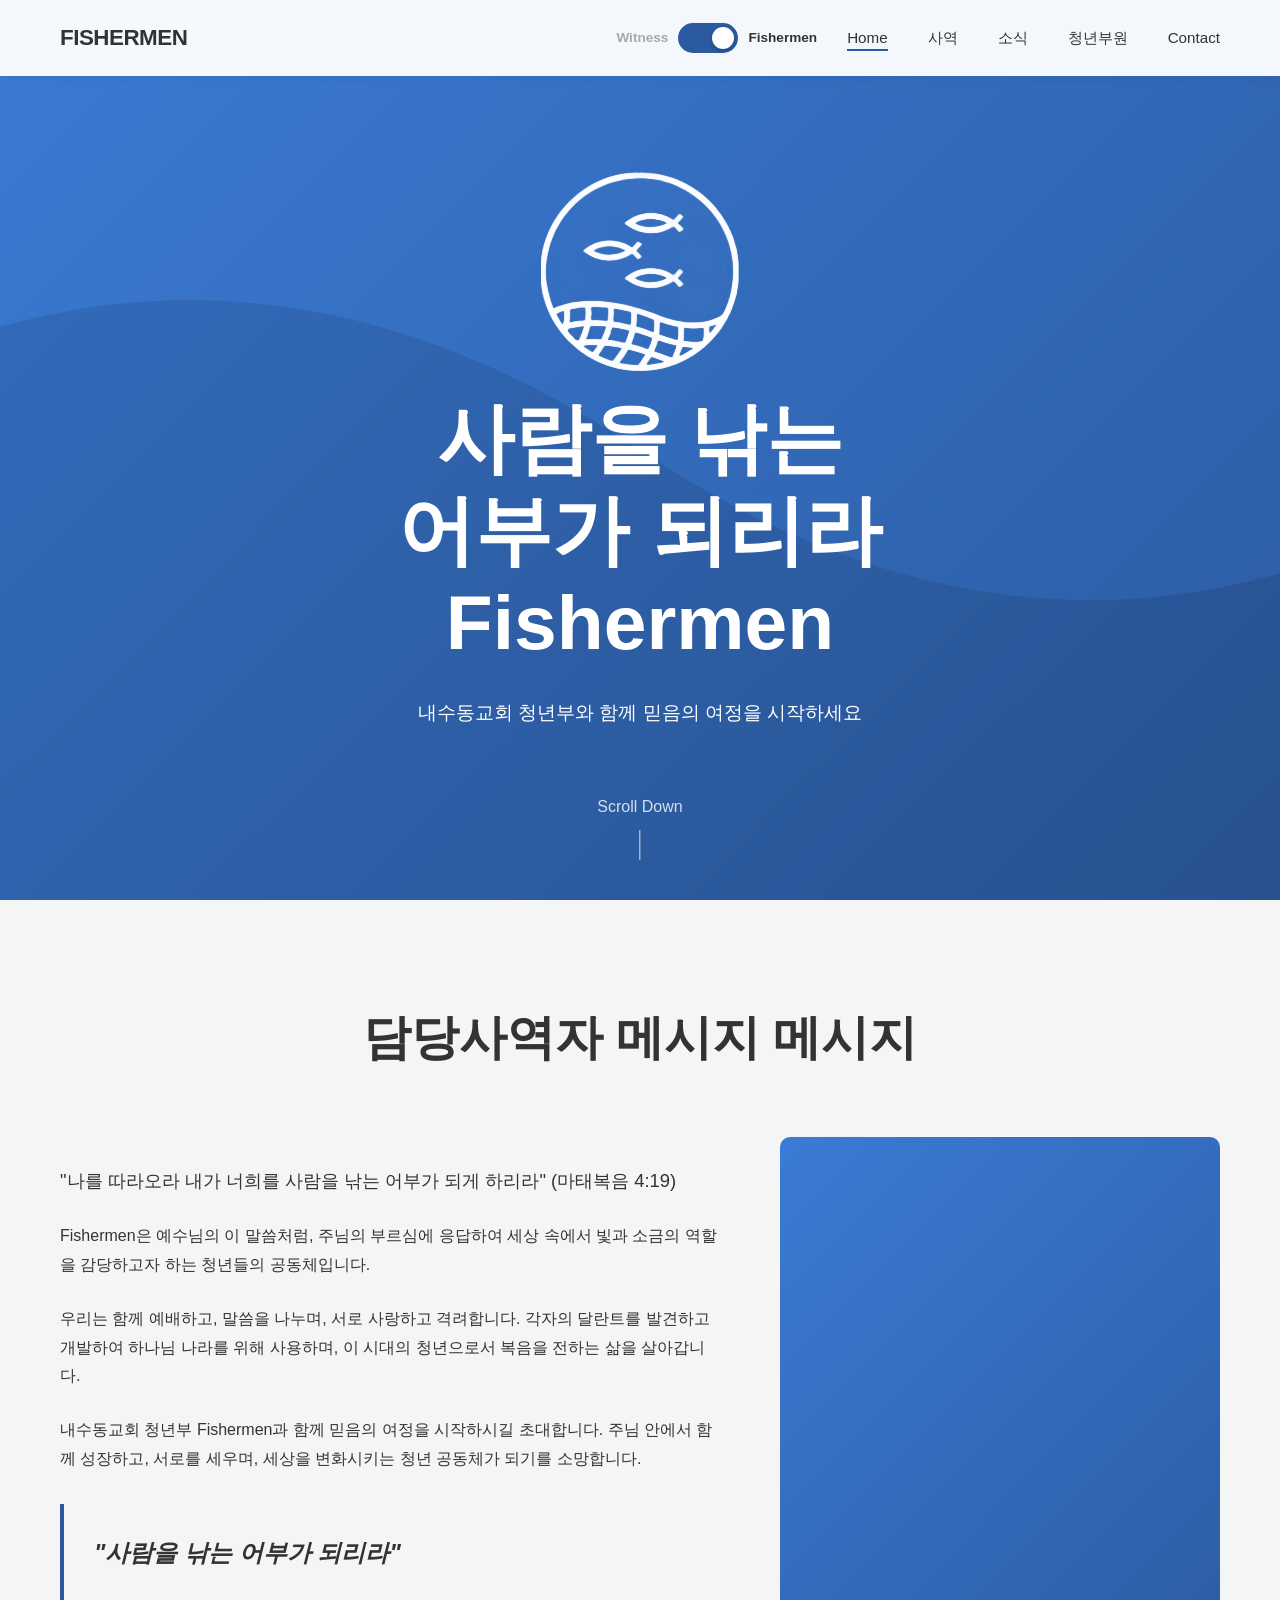
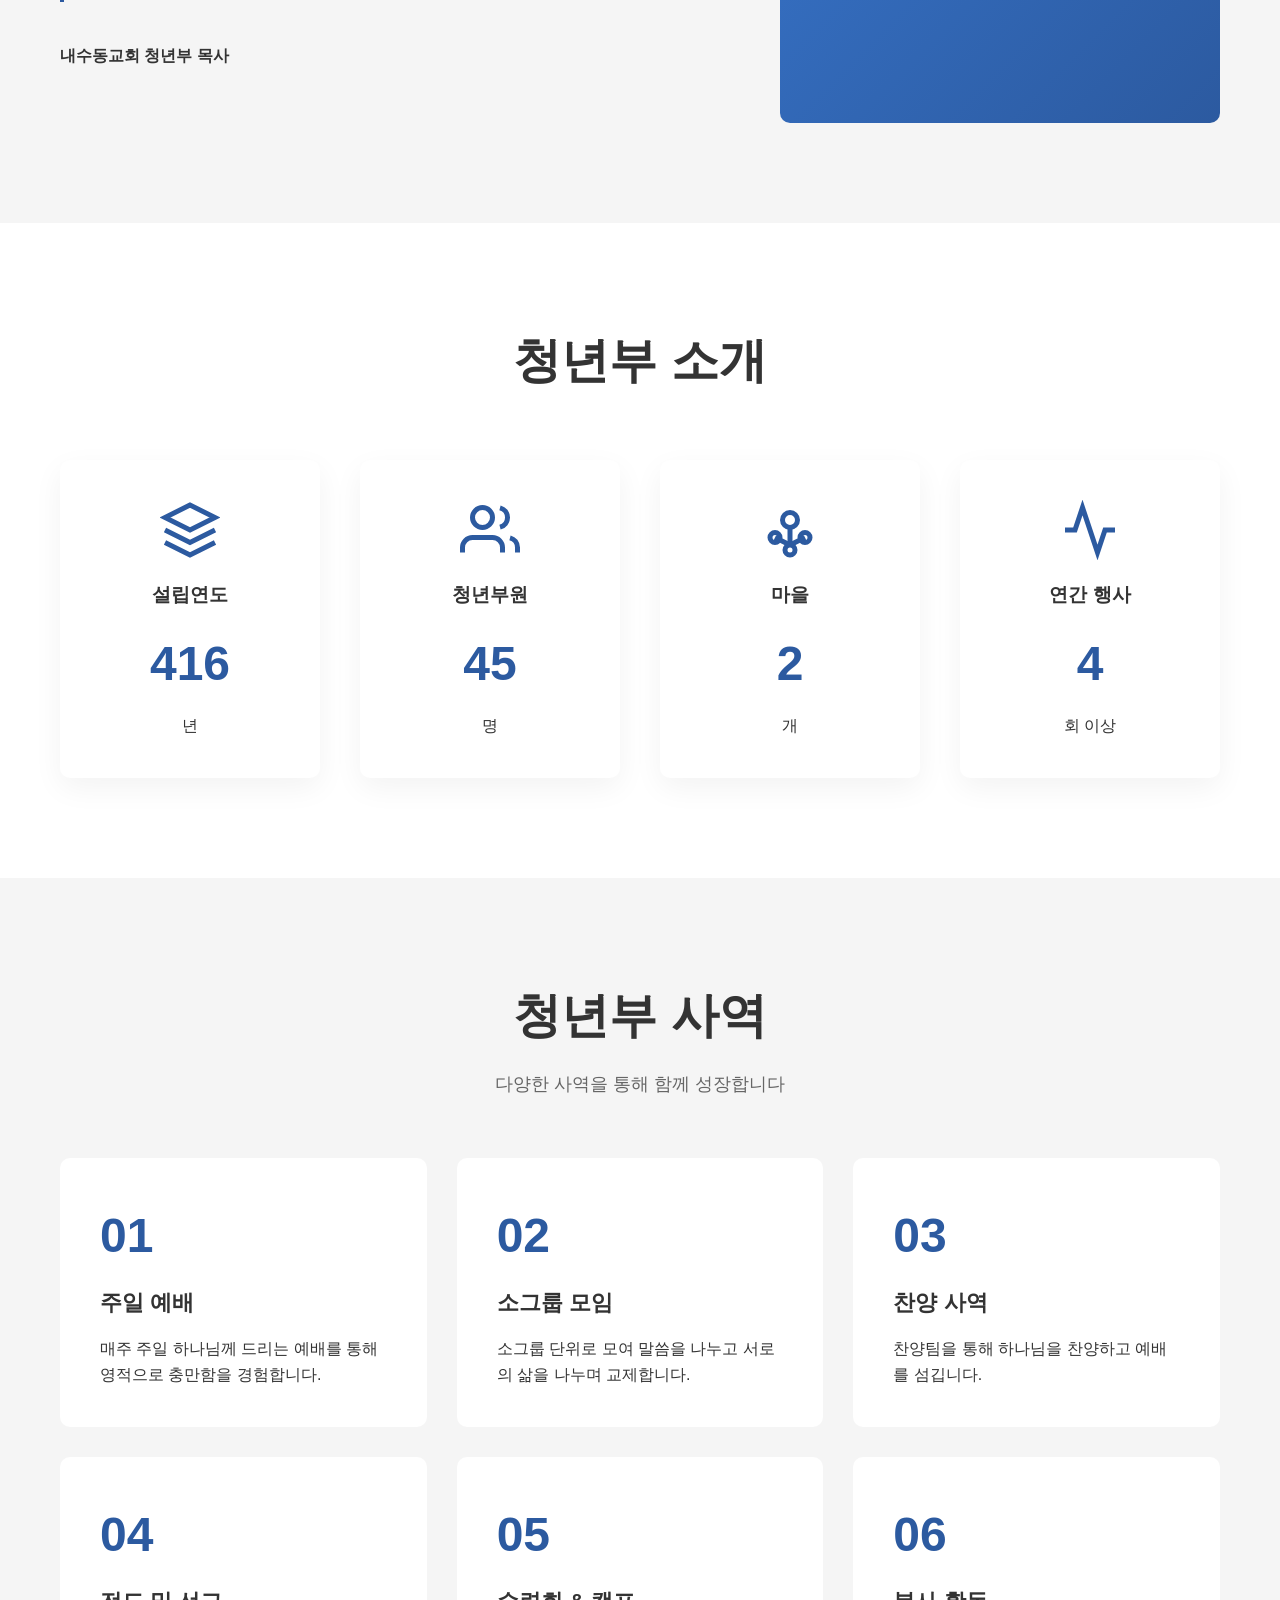
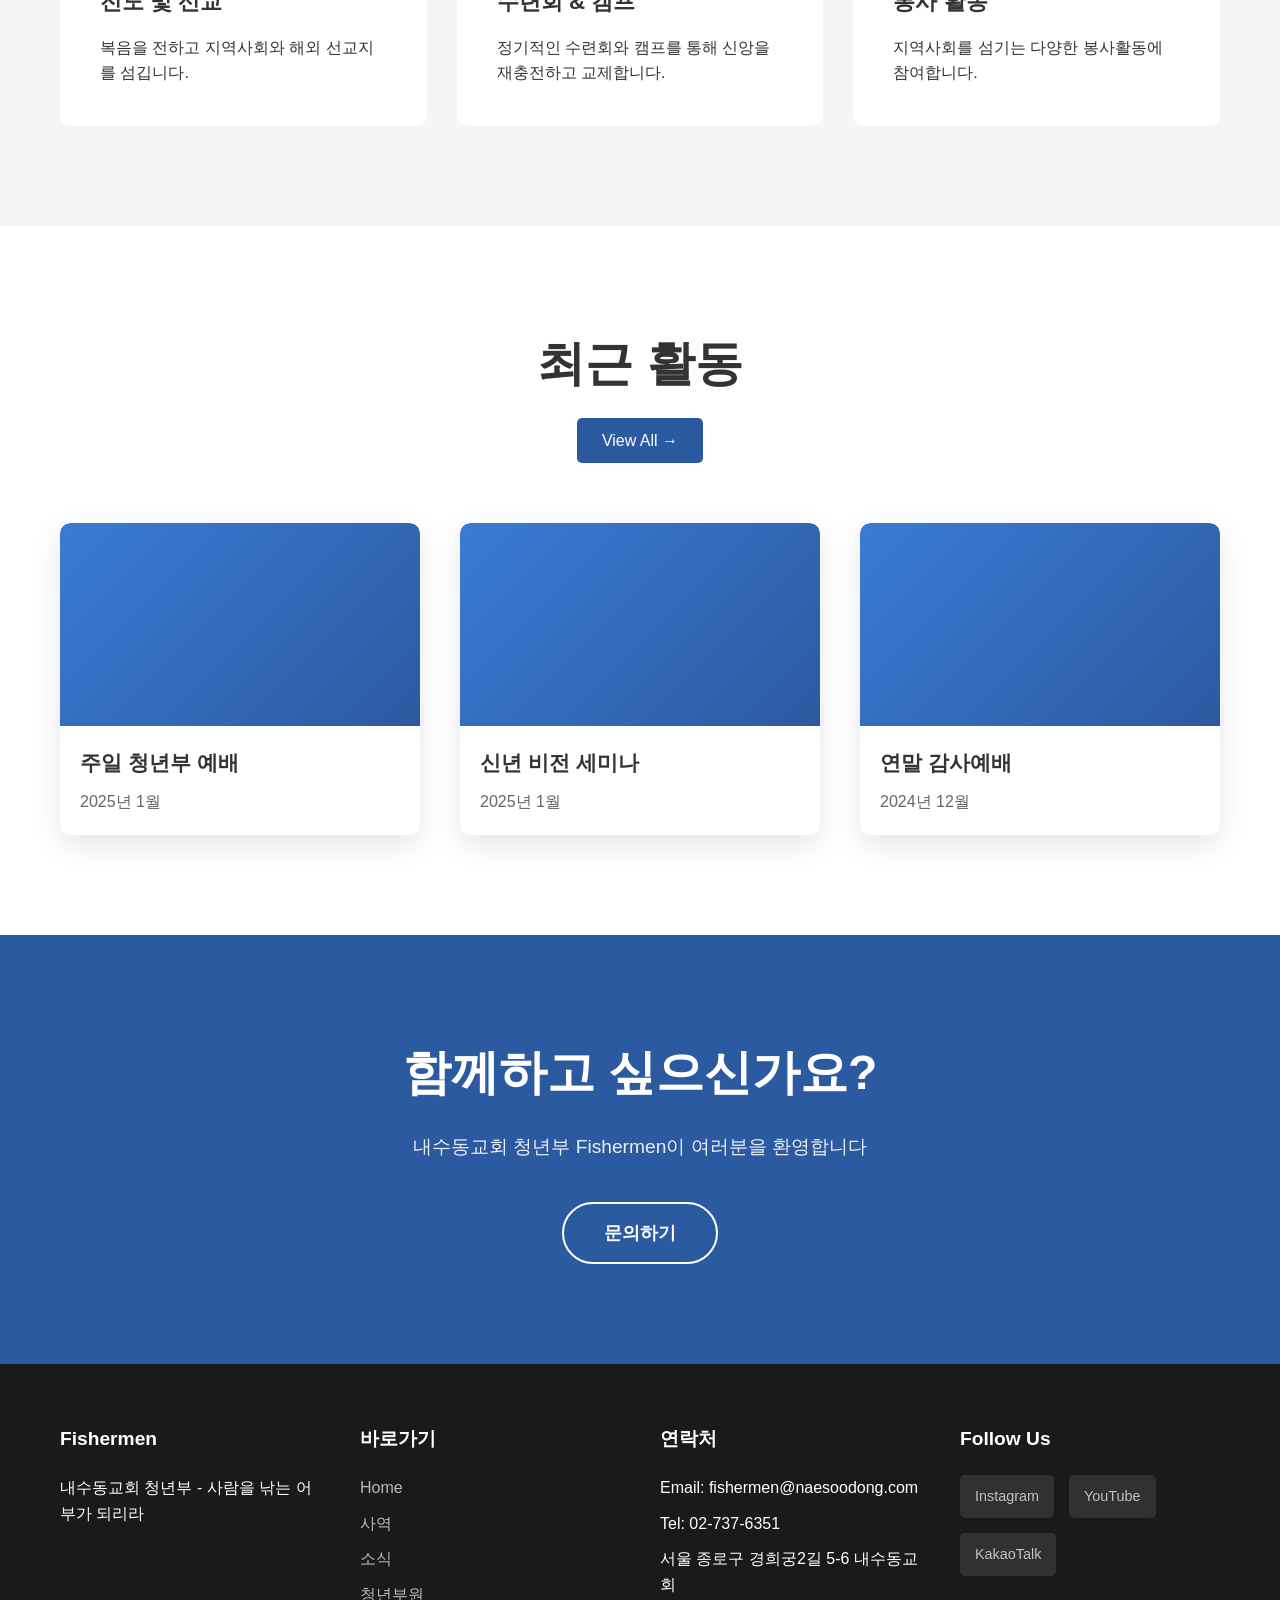
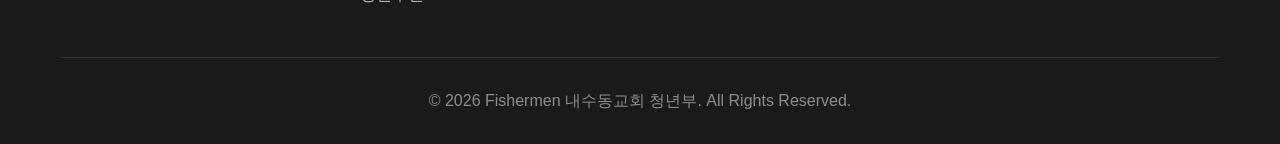
<file: index.html>
<!DOCTYPE html>
<html lang="ko">
<head>
    <meta charset="UTF-8">
    <meta name="viewport" content="width=device-width, initial-scale=1.0">
    <title>NaesooWF</title>
    <link rel="stylesheet" href="css/common.css">
    <link rel="stylesheet" href="css/home.css">
    <link rel="stylesheet" href="css/work.css">
</head>
<body>
    <!-- Navigation -->
    <nav class="navbar">
        <div class="container">
            <div class="logo">
                <a href="/" class="logo-text">FISHERMEN</a>
            </div>
            <div class="group-toggle">
                <span class="toggle-label witness-label">Witness</span>
                <div class="toggle-switch" id="groupToggle">
                    <div class="toggle-slider"></div>
                </div>
                <span class="toggle-label fishermen-label">Fishermen</span>
            </div>
            <ul class="nav-menu">
                <li><a href="/" class="active">Home</a></li>
                <li><a href="/work/">사역</a></li>
                <li><a href="/news/">소식</a></li>
                <li><a href="/people/">청년부원</a></li>
                <li><a href="#contact">Contact</a></li>
            </ul>
            <div class="hamburger">
                <span></span>
                <span></span>
                <span></span>
            </div>
        </div>
    </nav>

    <!-- Hero Section -->
    <section class="hero">
        <div class="hero-content">
            <h1 class="hero-title">
                <span class="line"><img src="./images/fishermen.png" alt="Fishermen Logo"></span>
                <span class="line">사람을 낚는</span>
                <span class="line">어부가 되리라</span>
                <span class="line">Fishermen</span>
            </h1>
            <p class="hero-subtitle">내수동교회 청년부와 함께 믿음의 여정을 시작하세요</p>
        </div>
        <div class="scroll-indicator">
            <span>Scroll Down</span>
            <div class="scroll-line"></div>
        </div>
    </section>

    <!-- CEO Message Section -->
    <section class="ceo-message">
        <div class="container">
            <div class="section-header">
                <h2>담당사역자 메시지</h2>
            </div>
            <div class="ceo-content">
                <div class="ceo-text">
                    <p class="large-text">
                        "나를 따라오라 내가 너희를 사람을 낚는 어부가 되게 하리라" (마태복음 4:19)
                    </p>
                    <p>
                        Fishermen은 예수님의 이 말씀처럼, 주님의 부르심에 응답하여
                        세상 속에서 빛과 소금의 역할을 감당하고자 하는 청년들의 공동체입니다.
                    </p>
                    <p>
                        우리는 함께 예배하고, 말씀을 나누며, 서로 사랑하고 격려합니다.
                        각자의 달란트를 발견하고 개발하여 하나님 나라를 위해 사용하며,
                        이 시대의 청년으로서 복음을 전하는 삶을 살아갑니다.
                    </p>
                    <p>
                        내수동교회 청년부 Fishermen과 함께 믿음의 여정을 시작하시길 초대합니다.
                        주님 안에서 함께 성장하고, 서로를 세우며, 세상을 변화시키는 
                        청년 공동체가 되기를 소망합니다.
                    </p>
                    <blockquote>
                        "사람을 낚는 어부가 되리라"
                    </blockquote>
                    <div class="ceo-signature">
                        <p><strong>내수동교회 청년부 목사</strong></p>
                    </div>
                </div>
                <div class="ceo-image">
                    <div class="image-placeholder"></div>
                </div>
            </div>
        </div>
    </section>

    <!-- Company Info Section -->
    <section class="company-info">
        <div class="container">
            <div class="section-header">
                <h2>청년부 소개</h2>
            </div>
            <div class="info-grid">
                <div class="info-card">
                    <div class="info-icon">
                        <svg viewBox="0 0 24 24" fill="none" stroke="currentColor" stroke-width="2">
                            <path d="M12 2L2 7l10 5 10-5-10-5z"/>
                            <path d="M2 17l10 5 10-5M2 12l10 5 10-5"/>
                        </svg>
                    </div>
                    <h3>설립연도</h3>
                    <p class="big-number" data-stat="year">1979</p>
                    <p>년</p>
                </div>
                <div class="info-card">
                    <div class="info-icon">
                        <svg viewBox="0 0 24 24" fill="none" stroke="currentColor" stroke-width="2">
                            <path d="M17 21v-2a4 4 0 0 0-4-4H5a4 4 0 0 0-4 4v2"/>
                            <circle cx="9" cy="7" r="4"/>
                            <path d="M23 21v-2a4 4 0 0 0-3-3.87M16 3.13a4 4 0 0 1 0 7.75"/>
                        </svg>
                    </div>
                    <h3 data-stat="member-title">청년부원</h3>
                    <p class="big-number" data-stat="members">213</p>
                    <p>명</p>
                </div>
                <div class="info-card">
                    <div class="info-icon">
                        <svg viewBox="0 0 24 24" fill="none" stroke="currentColor" stroke-width="2">
                            <circle cx="12" cy="8" r="3"/>
                            <circle cx="6" cy="15" r="2"/>
                            <circle cx="18" cy="15" r="2"/>
                            <circle cx="12" cy="20" r="2"/>
                            <line x1="12" y1="11" x2="12" y2="18"/>
                            <line x1="12" y1="18" x2="6" y2="15"/>
                            <line x1="12" y1="18" x2="18" y2="15"/>
                        </svg>
                    </div>
                    <h3>마을</h3>
                    <p class="big-number" data-stat="groups">8</p>
                    <p>개</p>
                </div>
                <div class="info-card">
                    <div class="info-icon">
                        <svg viewBox="0 0 24 24" fill="none" stroke="currentColor" stroke-width="2">
                            <polyline points="22 12 18 12 15 21 9 3 6 12 2 12"/>
                        </svg>
                    </div>
                    <h3>연간 행사</h3>
                    <p class="big-number" data-stat="events">17</p>
                    <p>회 이상</p>
                </div>
            </div>
        </div>
    </section>

    <!-- Business Areas Section -->
    <section class="business-areas">
        <div class="container">
            <div class="section-header">
                <h2>청년부 사역</h2>
                <p>다양한 사역을 통해 함께 성장합니다</p>
            </div>
            <div class="business-grid">
                <div class="business-card">
                    <div class="business-number">01</div>
                    <h3>주일 예배</h3>
                    <p>매주 주일 하나님께 드리는 예배를 통해 영적으로 충만함을 경험합니다.</p>
                </div>
                <div class="business-card">
                    <div class="business-number">02</div>
                    <h3>소그룹 모임</h3>
                    <p>소그룹 단위로 모여 말씀을 나누고 서로의 삶을 나누며 교제합니다.</p>
                </div>
                <div class="business-card">
                    <div class="business-number">03</div>
                    <h3>찬양 사역</h3>
                    <p>찬양팀을 통해 하나님을 찬양하고 예배를 섬깁니다.</p>
                </div>
                <div class="business-card">
                    <div class="business-number">04</div>
                    <h3>전도 및 선교</h3>
                    <p>복음을 전하고 지역사회와 해외 선교지를 섬깁니다.</p>
                </div>
                <div class="business-card">
                    <div class="business-number">05</div>
                    <h3>수련회 & 캠프</h3>
                    <p>정기적인 수련회와 캠프를 통해 신앙을 재충전하고 교제합니다.</p>
                </div>
                <div class="business-card">
                    <div class="business-number">06</div>
                    <h3>봉사 활동</h3>
                    <p>지역사회를 섬기는 다양한 봉사활동에 참여합니다.</p>
                </div>
            </div>
        </div>
    </section>

    <!-- Featured Work Section -->
    <section class="featured-work">
        <div class="container">
            <div class="section-header">
                <h2>최근 활동</h2>
                <a href="/work/" class="view-all">View All →</a>
            </div>
            <div class="work-grid" id="recentWorkGrid">
                <!-- Recent work items will be dynamically rendered by home.js -->
            </div>
        </div>
    </section>

    <!-- Contact Section -->
    <section class="contact" id="contact">
        <div class="container">
            <div class="contact-content">
                <h2>함께하고 싶으신가요?</h2>
                <p>내수동교회 청년부 Fishermen이 여러분을 환영합니다</p>
                <a href="mailto:fishermen@naesoodong.com" class="btn-primary">문의하기</a>
            </div>
        </div>
    </section>

    <!-- Footer -->
    <footer class="footer">
        <div class="container">
            <div class="footer-content">
                <div class="footer-col">
                    <h4>Fishermen</h4>
                    <p>내수동교회 청년부 - 사람을 낚는 어부가 되리라</p>
                </div>
                <div class="footer-col">
                    <h4>바로가기</h4>
                    <ul>
                        <li><a href="/">Home</a></li>
                        <li><a href="/work/">사역</a></li>
                        <li><a href="/news/">소식</a></li>
                        <li><a href="/people/">청년부원</a></li>
                    </ul>
                </div>
                <div class="footer-col">
                    <h4>연락처</h4>
                    <ul>
                        <li>Email: fishermen@naesoodong.com</li>
                        <li>Tel: 02-737-6351</li>
                        <li>서울 종로구 경희궁2길 5-6 내수동교회</li>
                    </ul>
                </div>
                <div class="footer-col">
                    <h4>Follow Us</h4>
                    <div class="social-links">
                        <a href="#">Instagram</a>
                        <a href="#">YouTube</a>
                        <a href="#">KakaoTalk</a>
                    </div>
                </div>
            </div>
            <div class="footer-bottom">
                <p>&copy; 2026 Fishermen 내수동교회 청년부. All Rights Reserved.</p>
            </div>
        </div>
    </footer>

    <!-- Project Detail Modal -->
    <div class="project-modal" id="projectModal">
        <div class="modal-content">
            <span class="close-modal">&times;</span>
            <div class="modal-header">
                <span class="modal-category" id="modalCategory">예배</span>
                <h2 class="modal-title" id="modalTitle">프로젝트 제목</h2>
                <p class="modal-date" id="modalDate">2024년 1월</p>
            </div>
            <div class="modal-body">
                <p id="modalDescription">프로젝트 설명이 여기에 표시됩니다.</p>
            </div>
        </div>
    </div>

    <!-- Common JavaScript for all pages -->
    <script src="js/common.js"></script>
    <!-- Data loader utility -->
    <script src="js/data-loader.js"></script>
    <!-- Work data for recent activities -->
    <script src="js/work.js"></script>
    <!-- Home page specific JavaScript -->
    <script src="js/home.js"></script>
</body>
</html>
</file>
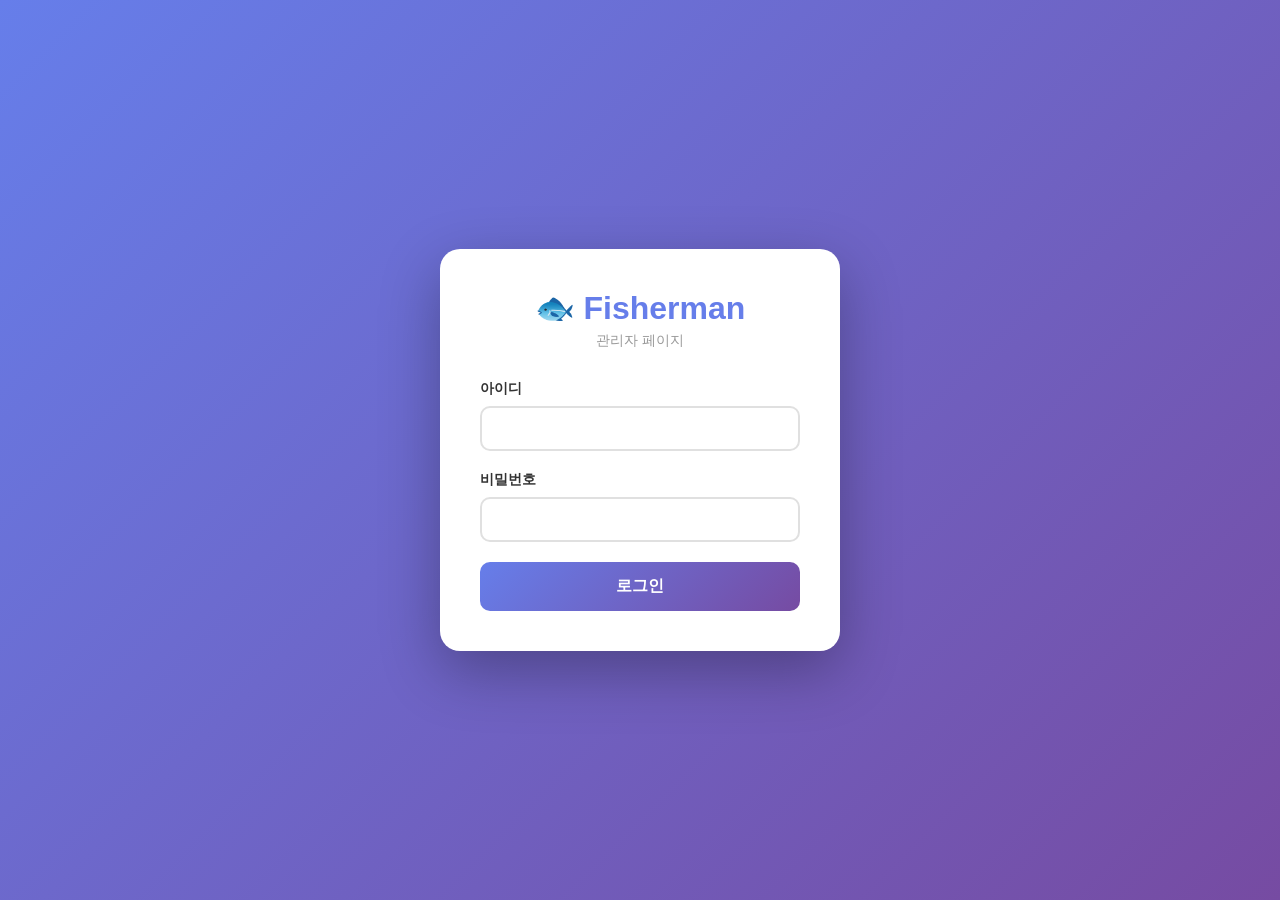
<file: admin/index.html>
<!DOCTYPE html>
<html lang="ko">
<head>
    <meta charset="UTF-8">
    <meta name="viewport" content="width=device-width, initial-scale=1.0">
    <title>관리자 로그인 - Fisherman</title>
    <style>
        * {
            margin: 0;
            padding: 0;
            box-sizing: border-box;
        }

        body {
            font-family: 'Segoe UI', Tahoma, Geneva, Verdana, sans-serif;
            background: linear-gradient(135deg, #667eea 0%, #764ba2 100%);
            min-height: 100vh;
            display: flex;
            justify-content: center;
            align-items: center;
        }

        .login-container {
            background: white;
            padding: 40px;
            border-radius: 20px;
            box-shadow: 0 20px 60px rgba(0, 0, 0, 0.3);
            width: 100%;
            max-width: 400px;
            animation: fadeIn 0.5s ease;
        }

        @keyframes fadeIn {
            from {
                opacity: 0;
                transform: translateY(-20px);
            }
            to {
                opacity: 1;
                transform: translateY(0);
            }
        }

        .logo {
            text-align: center;
            margin-bottom: 30px;
        }

        .logo h1 {
            font-size: 32px;
            color: #667eea;
            margin-bottom: 5px;
        }

        .logo p {
            color: #999;
            font-size: 14px;
        }

        .form-group {
            margin-bottom: 20px;
        }

        label {
            display: block;
            margin-bottom: 8px;
            color: #333;
            font-weight: 600;
            font-size: 14px;
        }

        input[type="text"],
        input[type="password"] {
            width: 100%;
            padding: 12px 15px;
            border: 2px solid #e0e0e0;
            border-radius: 10px;
            font-size: 15px;
            transition: all 0.3s;
        }

        input[type="text"]:focus,
        input[type="password"]:focus {
            outline: none;
            border-color: #667eea;
            box-shadow: 0 0 0 3px rgba(102, 126, 234, 0.1);
        }

        .btn-login {
            width: 100%;
            padding: 14px;
            background: linear-gradient(135deg, #667eea 0%, #764ba2 100%);
            color: white;
            border: none;
            border-radius: 10px;
            font-size: 16px;
            font-weight: 600;
            cursor: pointer;
            transition: transform 0.2s, box-shadow 0.2s;
        }

        .btn-login:hover {
            transform: translateY(-2px);
            box-shadow: 0 10px 25px rgba(102, 126, 234, 0.4);
        }

        .btn-login:active {
            transform: translateY(0);
        }

        .error-message {
            background: #fee;
            color: #c33;
            padding: 12px;
            border-radius: 8px;
            margin-bottom: 20px;
            font-size: 14px;
            display: none;
            animation: shake 0.5s;
        }

        @keyframes shake {
            0%, 100% { transform: translateX(0); }
            25% { transform: translateX(-10px); }
            75% { transform: translateX(10px); }
        }

        .error-message.show {
            display: block;
        }

        .loading {
            display: none;
            text-align: center;
            margin-top: 20px;
        }

        .loading.show {
            display: block;
        }

        .spinner {
            border: 3px solid #f3f3f3;
            border-top: 3px solid #667eea;
            border-radius: 50%;
            width: 40px;
            height: 40px;
            animation: spin 1s linear infinite;
            margin: 0 auto;
        }

        @keyframes spin {
            0% { transform: rotate(0deg); }
            100% { transform: rotate(360deg); }
        }
    </style>
</head>
<body>
    <div class="login-container">
        <div class="logo">
            <h1>🐟 Fisherman</h1>
            <p>관리자 페이지</p>
        </div>

        <div class="error-message" id="errorMessage"></div>

        <form id="loginForm">
            <div class="form-group">
                <label for="username">아이디</label>
                <input type="text" id="username" name="username" required autocomplete="username">
            </div>

            <div class="form-group">
                <label for="password">비밀번호</label>
                <input type="password" id="password" name="password" required autocomplete="current-password">
            </div>

            <button type="submit" class="btn-login">로그인</button>
        </form>

        <div class="loading" id="loading">
            <div class="spinner"></div>
        </div>
    </div>

    <script>
        const loginForm = document.getElementById('loginForm');
        const errorMessage = document.getElementById('errorMessage');
        const loading = document.getElementById('loading');

        // 이미 로그인되어 있는지 확인
        fetch('/api/check-auth.php')
            .then(res => res.json())
            .then(data => {
                if (data.isAuthenticated) {
                    window.location.href = '/admin/dashboard.html';
                }
            });

        loginForm.addEventListener('submit', async (e) => {
            e.preventDefault();
            
            const username = document.getElementById('username').value;
            const password = document.getElementById('password').value;

            errorMessage.classList.remove('show');
            loading.classList.add('show');

            try {
                const response = await fetch('/api/login.php', {
                    method: 'POST',
                    headers: {
                        'Content-Type': 'application/json'
                    },
                    body: JSON.stringify({ username, password })
                });

                const data = await response.json();

                if (data.success) {
                    window.location.href = '/admin/dashboard.html';
                } else {
                    errorMessage.textContent = data.message;
                    errorMessage.classList.add('show');
                }
            } catch (error) {
                errorMessage.textContent = '로그인 중 오류가 발생했습니다.';
                errorMessage.classList.add('show');
            } finally {
                loading.classList.remove('show');
            }
        });
    </script>
</body>
</html>
</file>
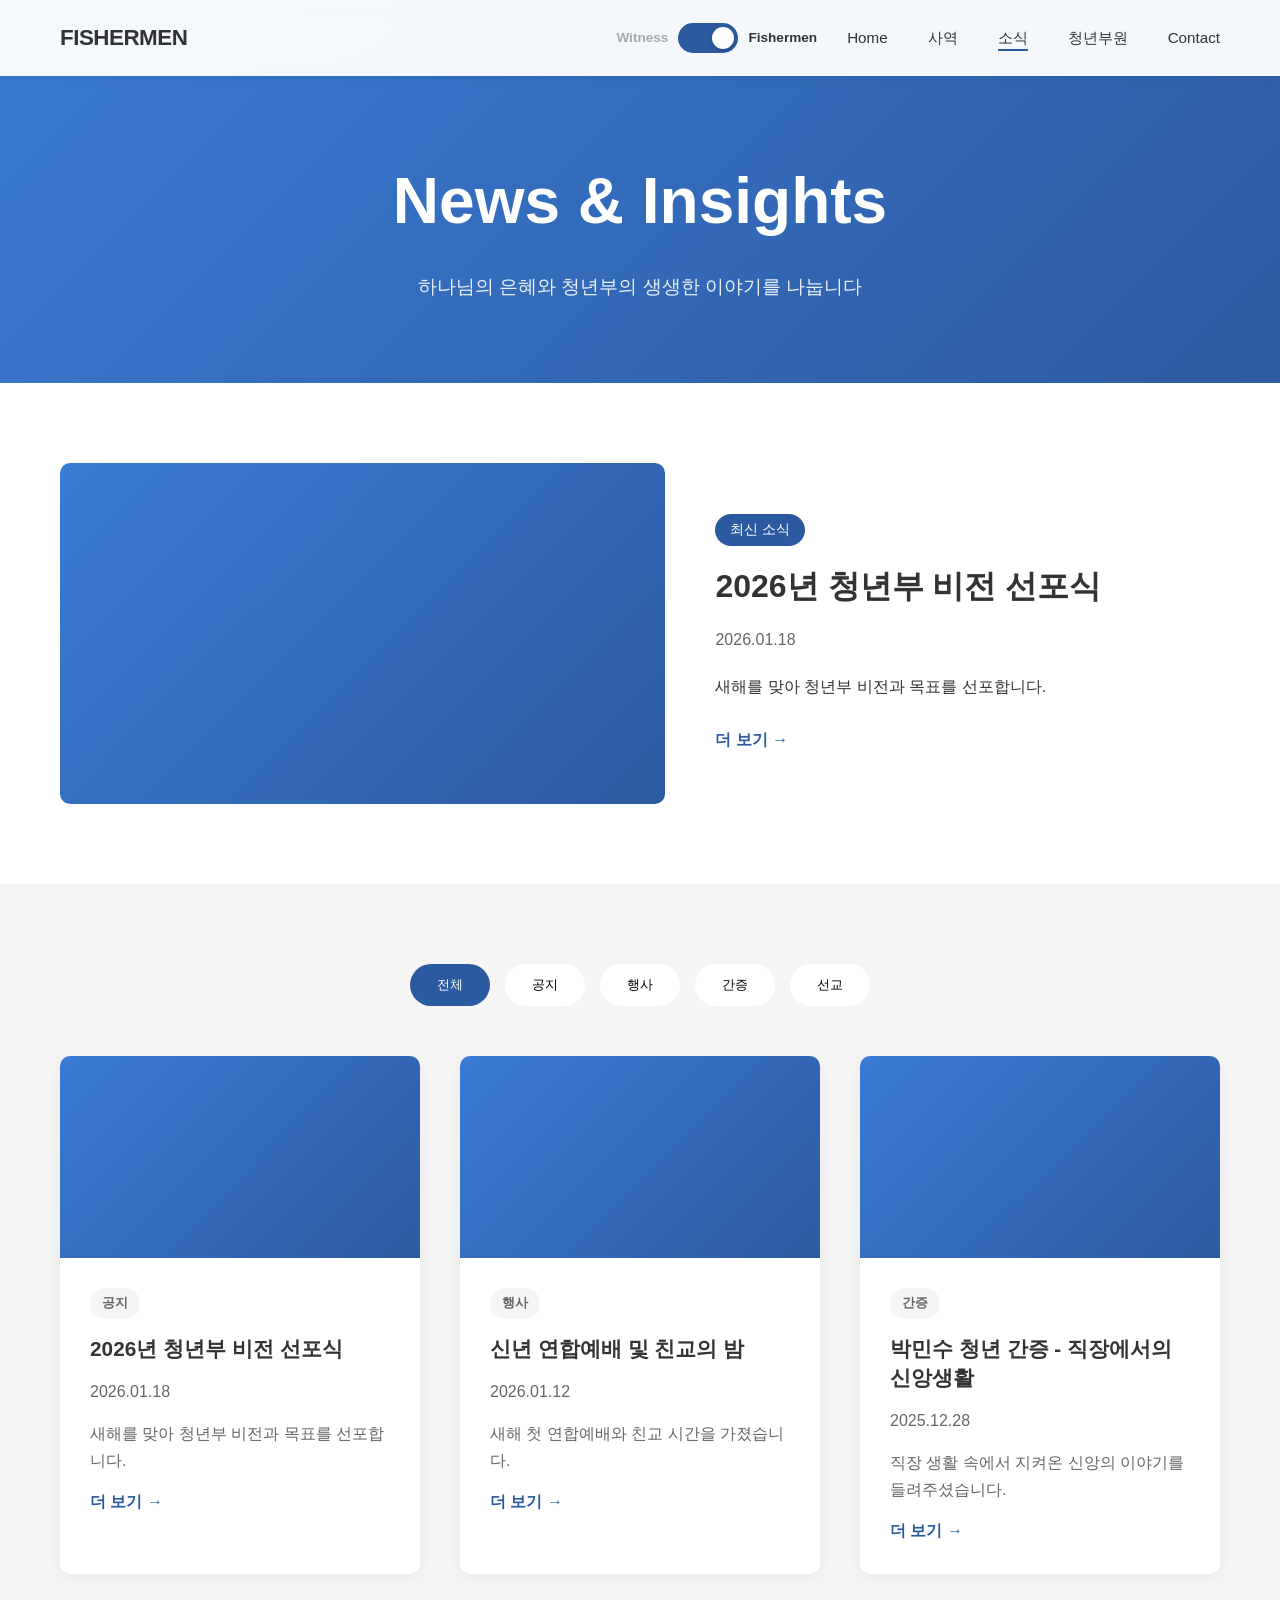
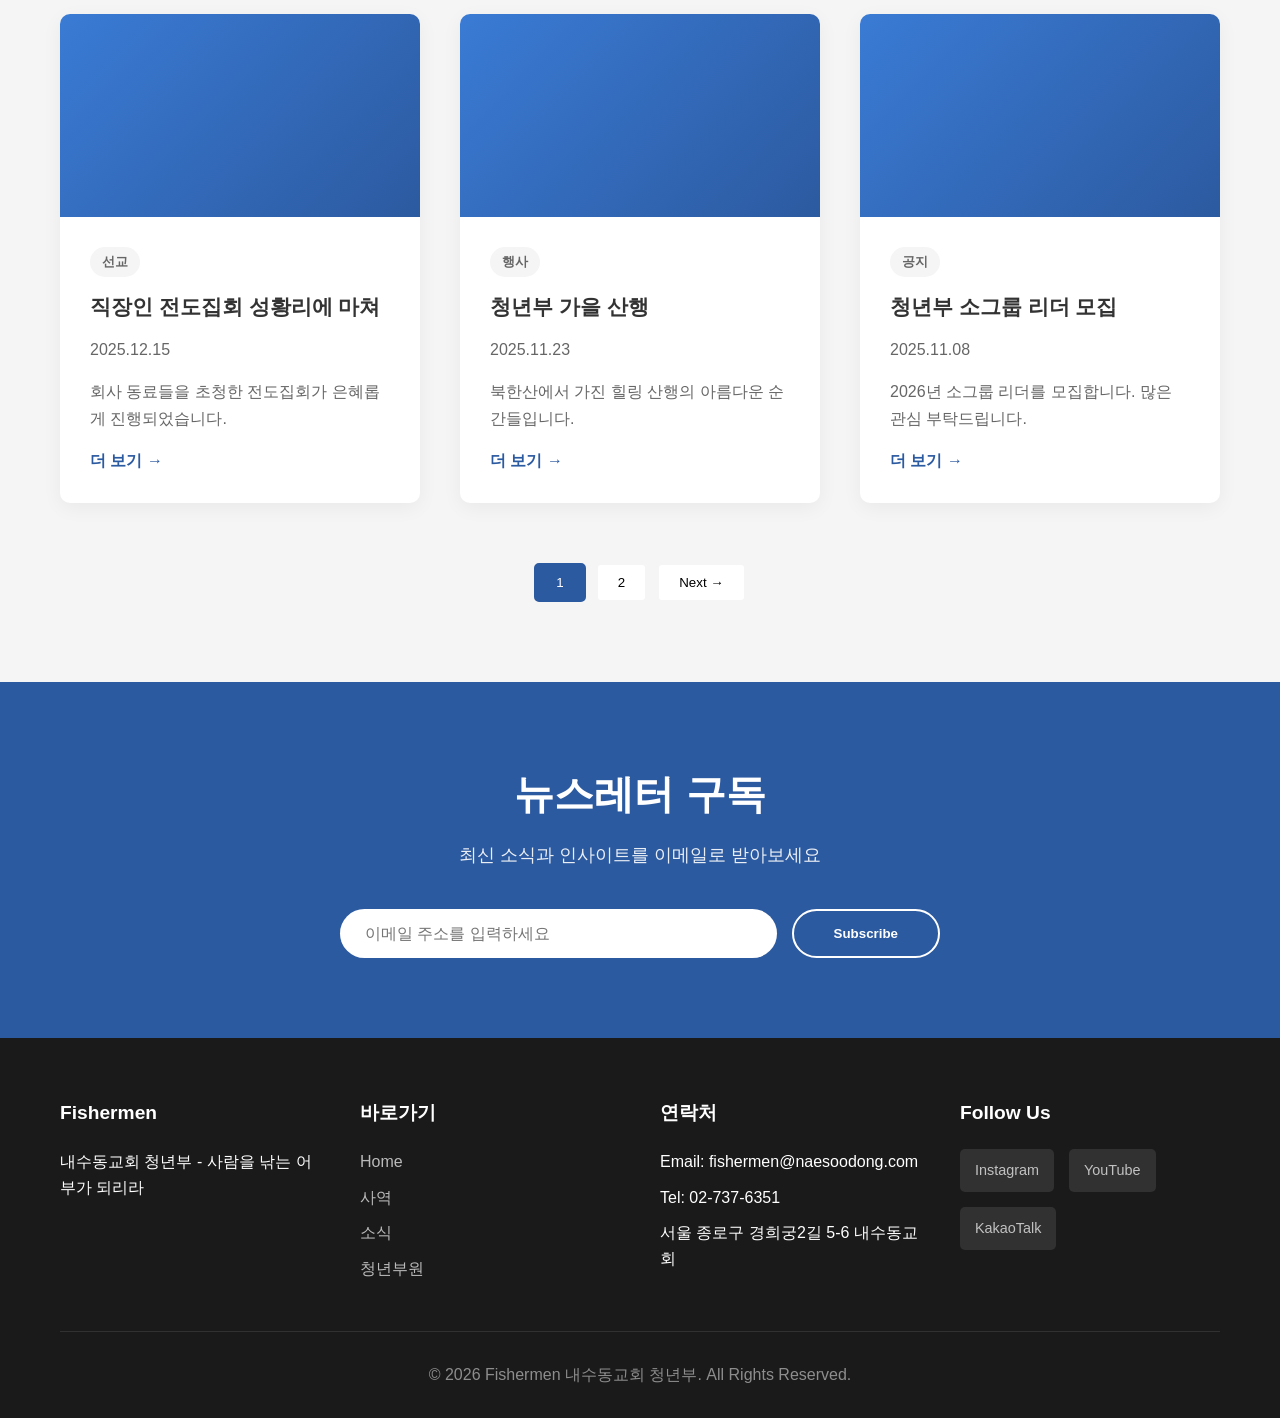
<file: news/index.html>
<!DOCTYPE html>
<html lang="ko">
<head>
    <meta charset="UTF-8">
    <meta name="viewport" content="width=device-width, initial-scale=1.0">
    <title>소식 - NaesooWF</title>
    <link rel="stylesheet" href="../css/common.css">
    <link rel="stylesheet" href="../css/news.css">
</head>
<body>
    <!-- Navigation -->
    <nav class="navbar">
        <div class="container">
            <div class="logo">
                <a href="/" class="logo-text">FISHERMEN</a>
            </div>
            <div class="group-toggle">
                <span class="toggle-label witness-label">Witness</span>
                <div class="toggle-switch" id="groupToggle">
                    <div class="toggle-slider"></div>
                </div>
                <span class="toggle-label fishermen-label">Fishermen</span>
            </div>
            <ul class="nav-menu">
                <li><a href="/">Home</a></li>
                <li><a href="/work/">사역</a></li>
                <li><a href="/news/" class="active">소식</a></li>
                <li><a href="/people/">청년부원</a></li>
                <li><a href="/#contact">Contact</a></li>
            </ul>
            <div class="hamburger">
                <span></span>
                <span></span>
                <span></span>
            </div>
        </div>
    </nav>

    <!-- Page Header -->
    <section class="page-header">
        <div class="container">
            <h1>News & Insights</h1>
            <p>하나님의 은혜와 청년부의 생생한 이야기를 나눕니다</p>
        </div>
    </section>

    <!-- Featured News -->
    <section class="featured-news">
        <div class="container">
            <div id="featuredNewsContainer"></div>
        </div>
    </section>

    <!-- News Grid -->
    <section class="news-grid-section">
        <div class="container">
            <div class="news-filter">
                <button class="filter-btn active" data-filter="all">전체</button>
                <button class="filter-btn" data-filter="announcement">공지</button>
                <button class="filter-btn" data-filter="event">행사</button>
                <button class="filter-btn" data-filter="testimony">간증</button>
                <button class="filter-btn" data-filter="mission">선교</button>
            </div>

            <div class="news-grid">
                <!-- News cards will be dynamically rendered by news.js -->
            </div>

            <div class="pagination">
                <button class="page-btn active">1</button>
                <button class="page-btn">2</button>
                <button class="page-btn">3</button>
                <button class="page-btn">Next →</button>
            </div>
        </div>
    </section>

    <!-- News Detail Modal -->
    <div class="news-modal" id="newsModal">
        <div class="modal-content">
            <span class="close-modal">&times;</span>
            <div class="modal-header">
                <span class="modal-category" id="modalCategory">공지</span>
                <h2 class="modal-title" id="modalTitle">소식 제목</h2>
                <p class="modal-date" id="modalDate">2026.01.15</p>
            </div>
            <div class="modal-body">
                <p id="modalDescription">소식 내용이 여기에 표시됩니다.</p>
            </div>
        </div>
    </div>

    <!-- Newsletter Section -->
    <section class="newsletter">
        <div class="container">
            <div class="newsletter-content">
                <h2>뉴스레터 구독</h2>
                <p>최신 소식과 인사이트를 이메일로 받아보세요</p>
                <form class="newsletter-form">
                    <input type="email" placeholder="이메일 주소를 입력하세요" required>
                    <button type="submit">Subscribe</button>
                </form>
            </div>
        </div>
    </section>

    <!-- Footer -->
    <footer class="footer">
        <div class="container">
            <div class="footer-content">
                <div class="footer-col">
                    <h4>Fishermen</h4>
                    <p>내수동교회 청년부 - 사람을 낚는 어부가 되리라</p>
                </div>
                <div class="footer-col">
                    <h4>바로가기</h4>
                    <ul>
                        <li><a href="/">Home</a></li>
                        <li><a href="/work/">사역</a></li>
                        <li><a href="/news/">소식</a></li>
                        <li><a href="/people/">청년부원</a></li>
                    </ul>
                </div>
                <div class="footer-col">
                    <h4>연락처</h4>
                    <ul>
                        <li>Email: fishermen@naesoodong.com</li>
                        <li>Tel: 02-737-6351</li>
                        <li>서울 종로구 경희궁2길 5-6 내수동교회</li>
                    </ul>
                </div>
                <div class="footer-col">
                    <h4>Follow Us</h4>
                    <div class="social-links">
                        <a href="#">Instagram</a>
                        <a href="#">YouTube</a>
                        <a href="#">KakaoTalk</a>
                    </div>
                </div>
            </div>
            <div class="footer-bottom">
                <p>&copy; 2026 Fishermen 내수동교회 청년부. All Rights Reserved.</p>
            </div>
        </div>
    </footer>

    <!-- Common JavaScript for all pages -->
    <script src="../js/common.js"></script>
    <!-- Data loader utility -->
    <script src="../js/data-loader.js"></script>
    <!-- News page specific JavaScript -->
    <script src="../js/news.js"></script>
</body>
</html>
</file>
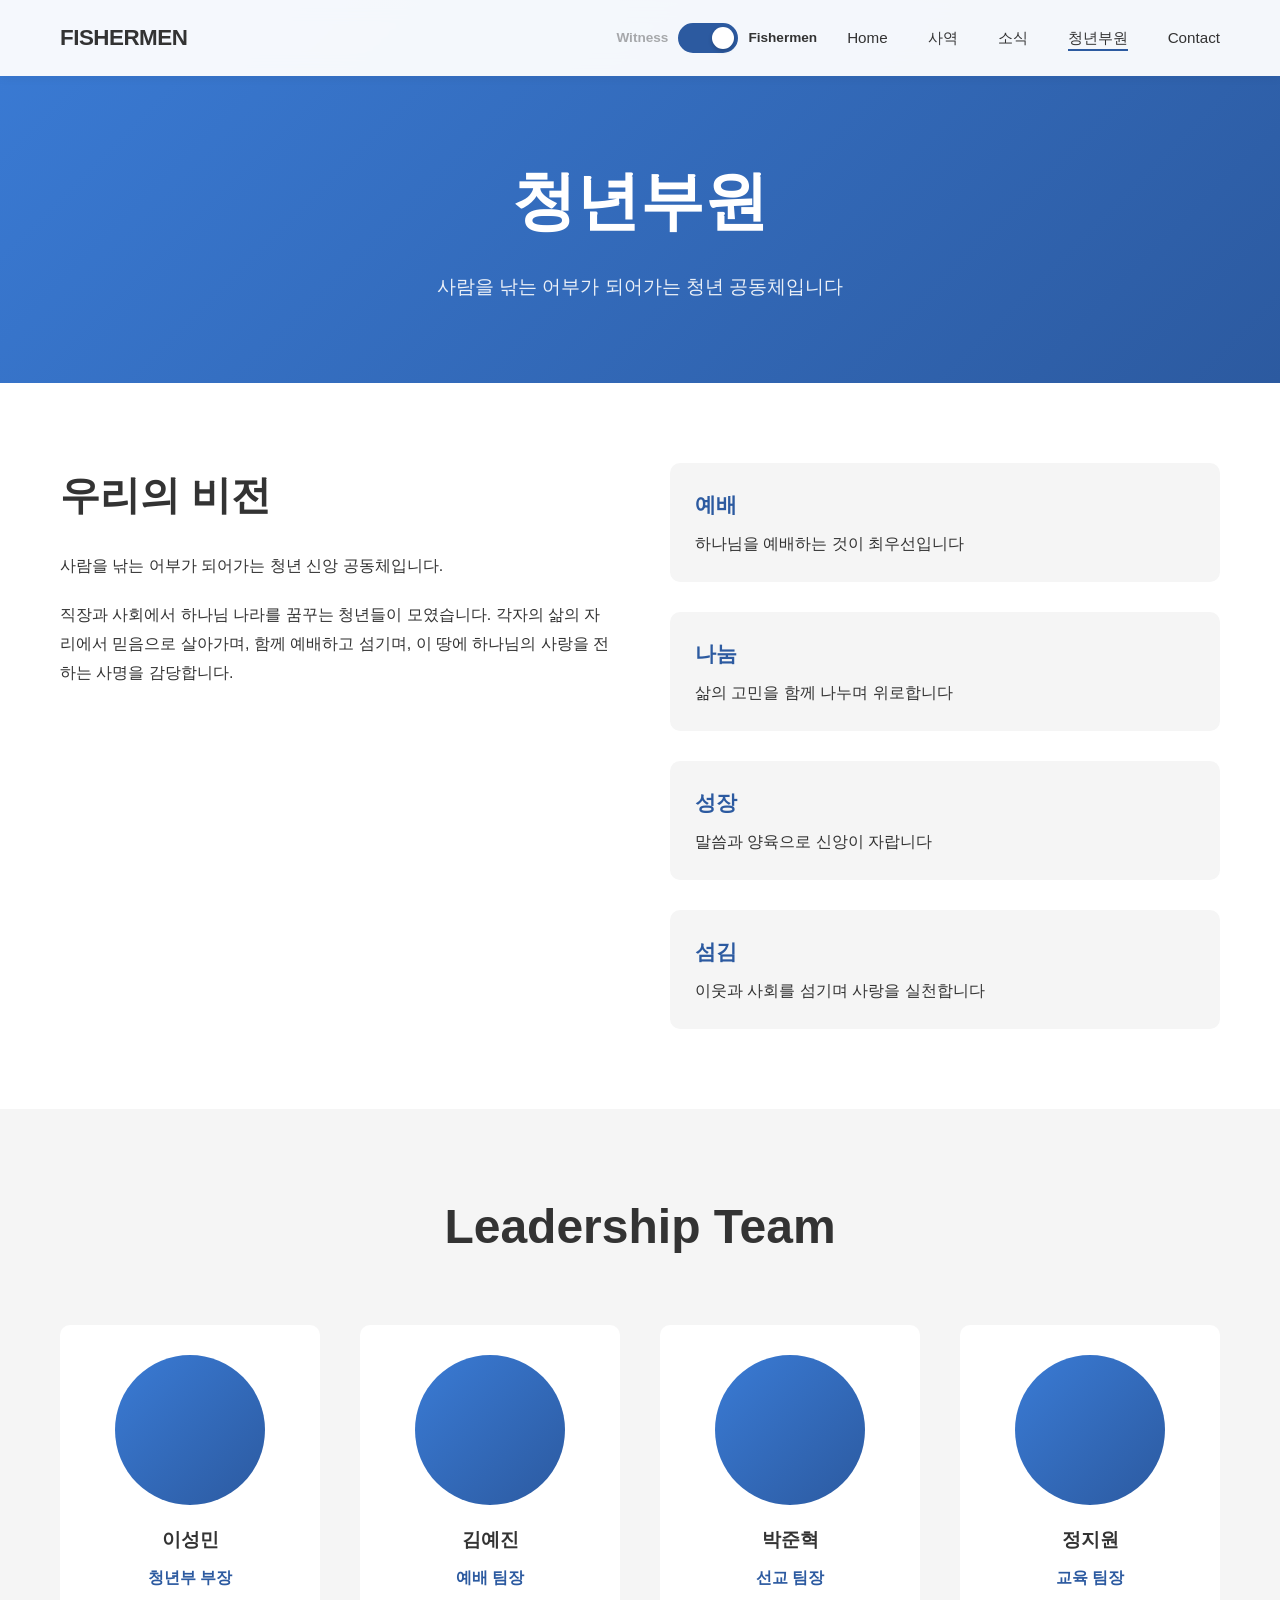
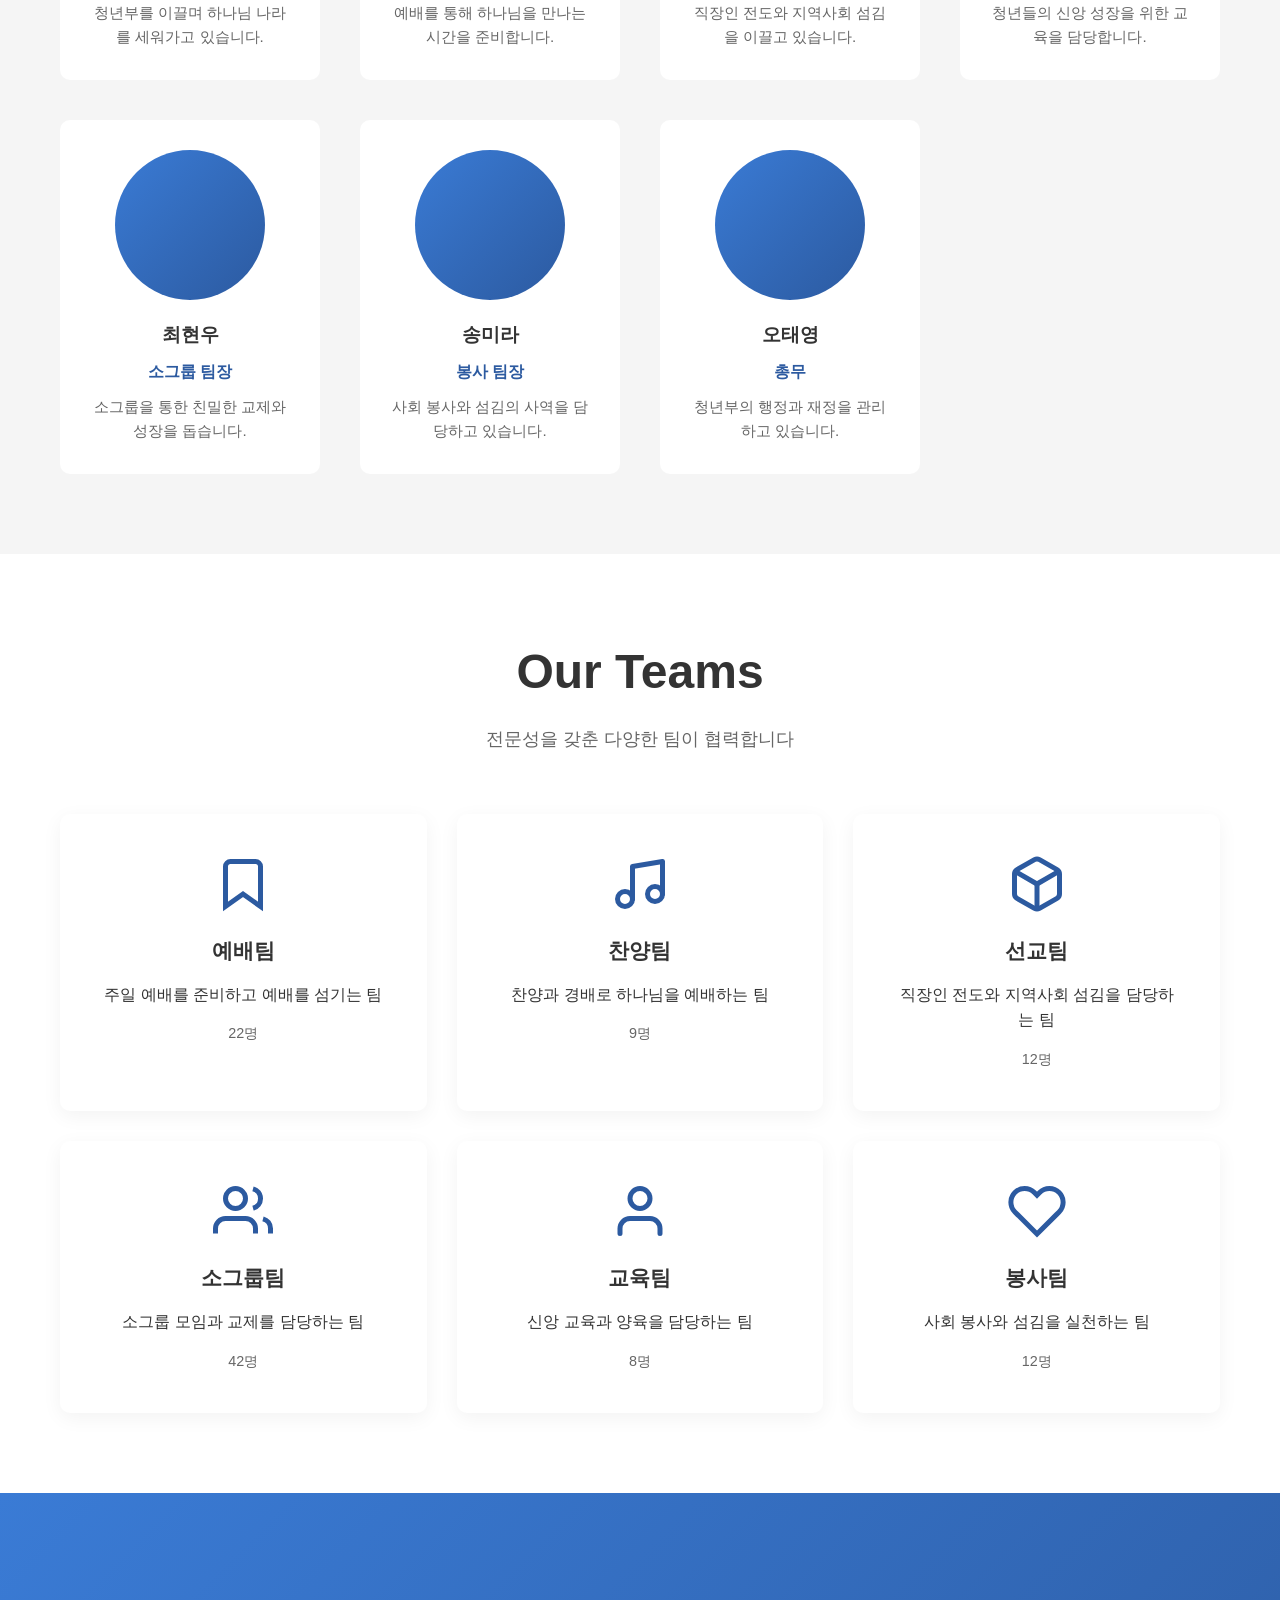
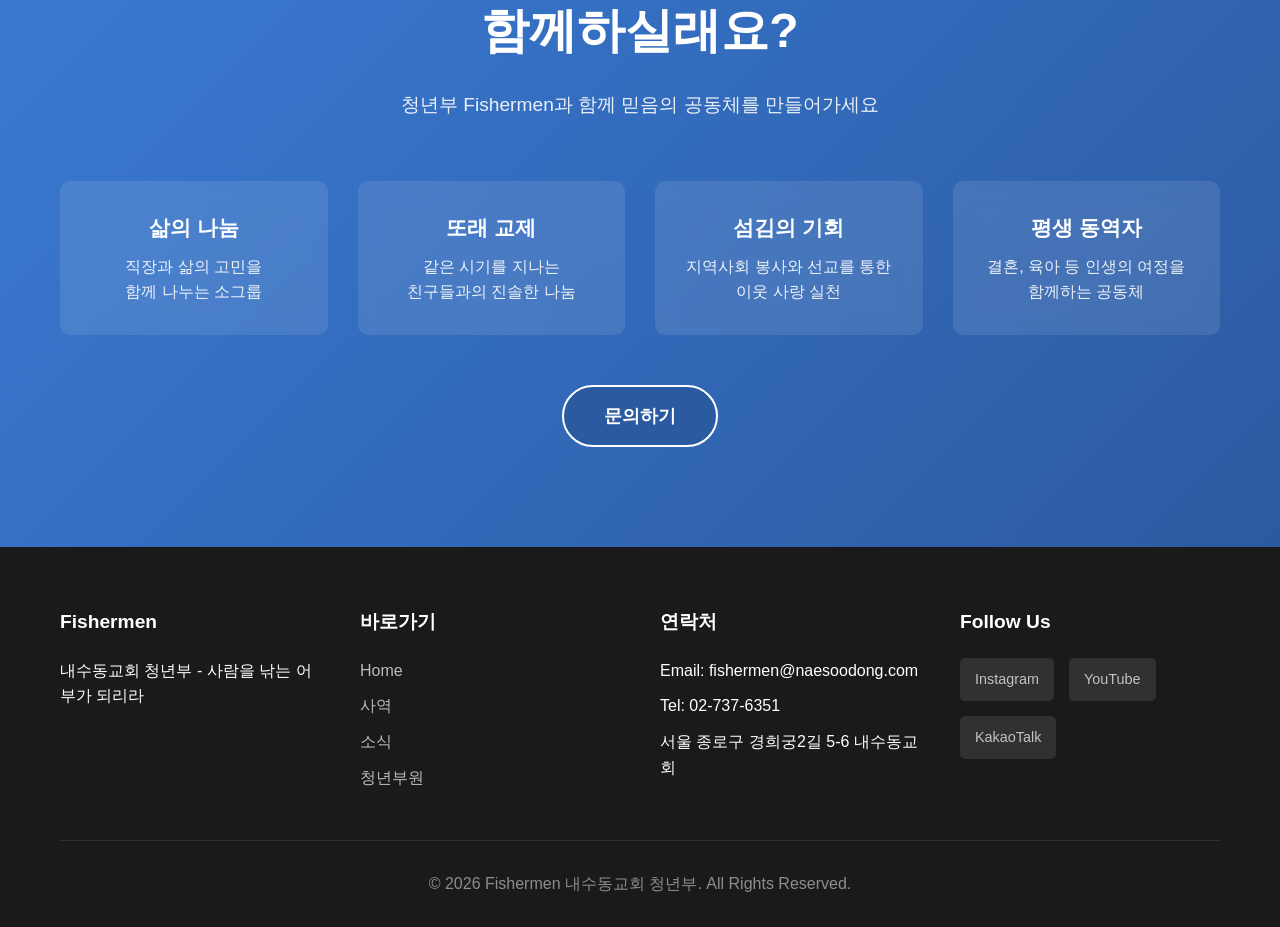
<file: people/index.html>
<!DOCTYPE html>
<html lang="ko">
<head>
    <meta charset="UTF-8">
    <meta name="viewport" content="width=device-width, initial-scale=1.0">
    <title>청년부원 - NaesooWF</title>
    <link rel="stylesheet" href="../css/common.css">
    <link rel="stylesheet" href="../css/people.css">
</head>
<body>
    <!-- Navigation -->
    <nav class="navbar">
        <div class="container">
            <div class="logo">
                <a href="/" class="logo-text">FISHERMEN</a>
            </div>
            <div class="group-toggle">
                <span class="toggle-label witness-label">Witness</span>
                <div class="toggle-switch" id="groupToggle">
                    <div class="toggle-slider"></div>
                </div>
                <span class="toggle-label fishermen-label">Fishermen</span>
            </div>
            <ul class="nav-menu">
                <li><a href="/">Home</a></li>
                <li><a href="/work/">사역</a></li>
                <li><a href="/news/">소식</a></li>
                <li><a href="/people/" class="active">청년부원</a></li>
                <li><a href="/#contact">Contact</a></li>
            </ul>
            <div class="hamburger">
                <span></span>
                <span></span>
                <span></span>
            </div>
        </div>
    </nav>

    <!-- Page Header -->
    <section class="page-header">
        <div class="container">
            <div class="header-content" data-group="witness">
                <h1>대학부원</h1>
                <p>하나님의 부르심에 응답한 대학생 공동체입니다</p>
            </div>
            <div class="header-content" data-group="fishermen">
                <h1>청년부원</h1>
                <p>사람을 낚는 어부가 되어가는 청년 공동체입니다</p>
            </div>
        </div>
    </section>

    <!-- Culture Section -->
    <section class="culture-section">
        <div class="container">
            <!-- Witness Culture -->
            <div class="culture-content" data-group="witness">
                <div class="culture-text">
                    <h2>우리의 신앙</h2>
                    <p class="large-text">
                        말씀과 기도로 세워지는 대학생 신앙 공동체입니다.
                    </p>
                    <p>
                        대학이라는 캠퍼스에서 만난 우리는 함께 예배하고, 말씀을 나누며, 
                        서로를 격려합니다. 학업과 진로 고민 속에서도 하나님을 신뢰하며, 
                        각자의 자리에서 빛과 소금의 역할을 감당하고자 합니다.
                    </p>
                </div>
                <div class="culture-values">
                    <div class="value-item">
                        <h3>말씀</h3>
                        <p>성경 말씀을 삶의 기준으로 삼습니다</p>
                    </div>
                    <div class="value-item">
                        <h3>기도</h3>
                        <p>기도로 하나님과 동행합니다</p>
                    </div>
                    <div class="value-item">
                        <h3>교제</h3>
                        <p>진실한 나눔과 격려로 함께 성장합니다</p>
                    </div>
                    <div class="value-item">
                        <h3>전도</h3>
                        <p>캠퍼스에서 복음을 전합니다</p>
                    </div>
                </div>
            </div>

            <!-- Fishermen Culture -->
            <div class="culture-content" data-group="fishermen">
                <div class="culture-text">
                    <h2>우리의 비전</h2>
                    <p class="large-text">
                        사람을 낚는 어부가 되어가는 청년 신앙 공동체입니다.
                    </p>
                    <p>
                        직장과 사회에서 하나님 나라를 꿈꾸는 청년들이 모였습니다. 
                        각자의 삶의 자리에서 믿음으로 살아가며, 함께 예배하고 섬기며, 
                        이 땅에 하나님의 사랑을 전하는 사명을 감당합니다.
                    </p>
                </div>
                <div class="culture-values">
                    <div class="value-item">
                        <h3>예배</h3>
                        <p>하나님을 예배하는 것이 최우선입니다</p>
                    </div>
                    <div class="value-item">
                        <h3>나눔</h3>
                        <p>삶의 고민을 함께 나누며 위로합니다</p>
                    </div>
                    <div class="value-item">
                        <h3>성장</h3>
                        <p>말씀과 양육으로 신앙이 자랍니다</p>
                    </div>
                    <div class="value-item">
                        <h3>섬김</h3>
                        <p>이웃과 사회를 섬기며 사랑을 실천합니다</p>
                    </div>
                </div>
            </div>
        </div>
    </section>

    <!-- Leadership Team -->
    <section class="leadership-section">
        <div class="container">
            <div class="section-header">
                <h2>Leadership Team</h2>
            </div>
            <div class="team-grid">
                <!-- Witness Members (8) -->
                <div class="team-member" data-group="witness">
                    <div class="member-photo"></div>
                    <h3>김지훈</h3>
                    <p class="member-role">대학부 부장</p>
                    <p class="member-bio">
                        대학부를 섬기며 학생들의 신앙 성장을 돕고 있습니다.
                    </p>
                </div>
                <div class="team-member" data-group="witness">
                    <div class="member-photo"></div>
                    <h3>박서연</h3>
                    <p class="member-role">예배 팀장</p>
                    <p class="member-bio">
                        은혜로운 예배를 위해 찬양과 경배를 인도합니다.
                    </p>
                </div>
                <div class="team-member" data-group="witness">
                    <div class="member-photo"></div>
                    <h3>이준영</h3>
                    <p class="member-role">선교 팀장</p>
                    <p class="member-bio">
                        캠퍼스 전도와 해외 선교를 담당하고 있습니다.
                    </p>
                </div>
                <div class="team-member" data-group="witness">
                    <div class="member-photo"></div>
                    <h3>최민지</h3>
                    <p class="member-role">양육 팀장</p>
                    <p class="member-bio">
                        새신자 양육과 제자훈련을 섬기고 있습니다.
                    </p>
                </div>
                <div class="team-member" data-group="witness">
                    <div class="member-photo"></div>
                    <h3>정수아</h3>
                    <p class="member-role">미디어 팀장</p>
                    <p class="member-bio">
                        영상과 SNS를 통해 복음을 전하고 있습니다.
                    </p>
                </div>
                <div class="team-member" data-group="witness">
                    <div class="member-photo"></div>
                    <h3>강동혁</h3>
                    <p class="member-role">행사 팀장</p>
                    <p class="member-bio">
                        각종 행사와 수련회를 기획하고 진행합니다.
                    </p>
                </div>
                <div class="team-member" data-group="witness">
                    <div class="member-photo"></div>
                    <h3>윤하은</h3>
                    <p class="member-role">소그룹 팀장</p>
                    <p class="member-bio">
                        소그룹 모임을 통해 교제와 나눔을 이끕니다.
                    </p>
                </div>
                <div class="team-member" data-group="witness">
                    <div class="member-photo"></div>
                    <h3>한재민</h3>
                    <p class="member-role">총무</p>
                    <p class="member-bio">
                        대학부의 전반적인 행정과 재정을 담당합니다.
                    </p>
                </div>

                <!-- Fishermen Members (7) -->
                <div class="team-member" data-group="fishermen">
                    <div class="member-photo"></div>
                    <h3>이성민</h3>
                    <p class="member-role">청년부 부장</p>
                    <p class="member-bio">
                        청년부를 이끌며 하나님 나라를 세워가고 있습니다.
                    </p>
                </div>
                <div class="team-member" data-group="fishermen">
                    <div class="member-photo"></div>
                    <h3>김예진</h3>
                    <p class="member-role">예배 팀장</p>
                    <p class="member-bio">
                        예배를 통해 하나님을 만나는 시간을 준비합니다.
                    </p>
                </div>
                <div class="team-member" data-group="fishermen">
                    <div class="member-photo"></div>
                    <h3>박준혁</h3>
                    <p class="member-role">선교 팀장</p>
                    <p class="member-bio">
                        직장인 전도와 지역사회 섬김을 이끌고 있습니다.
                    </p>
                </div>
                <div class="team-member" data-group="fishermen">
                    <div class="member-photo"></div>
                    <h3>정지원</h3>
                    <p class="member-role">교육 팀장</p>
                    <p class="member-bio">
                        청년들의 신앙 성장을 위한 교육을 담당합니다.
                    </p>
                </div>
                <div class="team-member" data-group="fishermen">
                    <div class="member-photo"></div>
                    <h3>최현우</h3>
                    <p class="member-role">소그룹 팀장</p>
                    <p class="member-bio">
                        소그룹을 통한 친밀한 교제와 성장을 돕습니다.
                    </p>
                </div>
                <div class="team-member" data-group="fishermen">
                    <div class="member-photo"></div>
                    <h3>송미라</h3>
                    <p class="member-role">봉사 팀장</p>
                    <p class="member-bio">
                        사회 봉사와 섬김의 사역을 담당하고 있습니다.
                    </p>
                </div>
                <div class="team-member" data-group="fishermen">
                    <div class="member-photo"></div>
                    <h3>오태영</h3>
                    <p class="member-role">총무</p>
                    <p class="member-bio">
                        청년부의 행정과 재정을 관리하고 있습니다.
                    </p>
                </div>
            </div>
        </div>
    </section>

    <!-- Departments Section -->
    <section class="departments-section">
        <div class="container">
            <div class="section-header">
                <h2>Our Teams</h2>
                <p>전문성을 갖춘 다양한 팀이 협력합니다</p>
            </div>
            <div class="departments-grid">
                <!-- Witness Teams -->
                <div class="department-card" data-group="witness">
                    <div class="dept-icon">
                        <svg viewBox="0 0 24 24" fill="none" stroke="currentColor" stroke-width="2">
                            <path d="M19 21l-7-5-7 5V5a2 2 0 0 1 2-2h10a2 2 0 0 1 2 2z"/>
                        </svg>
                    </div>
                    <h3>예배팀</h3>
                    <p>주일 예배와 특별 집회를 준비하고 섬기는 팀</p>
                    <span class="team-count">18명</span>
                </div>
                <div class="department-card" data-group="witness">
                    <div class="dept-icon">
                        <svg viewBox="0 0 24 24" fill="none" stroke="currentColor" stroke-width="2" stroke-linecap="round" stroke-linejoin="round">
                            <path d="M9 18V5l12-2v13"/>
                            <circle cx="6" cy="18" r="3"/>
                            <circle cx="18" cy="16" r="3"/>
                        </svg>
                    </div>
                    <h3>찬양팀</h3>
                    <p>찬양으로 하나님을 예배하고 경배를 인도하는 팀</p>
                    <span class="team-count">10명</span>
                </div>
                <div class="department-card" data-group="witness">
                    <div class="dept-icon">
                        <svg viewBox="0 0 24 24" fill="none" stroke="currentColor" stroke-width="2">
                            <path d="M21 16V8a2 2 0 0 0-1-1.73l-7-4a2 2 0 0 0-2 0l-7 4A2 2 0 0 0 3 8v8a2 2 0 0 0 1 1.73l7 4a2 2 0 0 0 2 0l7-4A2 2 0 0 0 21 16z"/>
                            <polyline points="3.27 6.96 12 12.01 20.73 6.96"/>
                            <line x1="12" y1="22.08" x2="12" y2="12"/>
                        </svg>
                    </div>
                    <h3>선교팀</h3>
                    <p>캠퍼스 전도와 해외 선교를 담당하는 팀</p>
                    <span class="team-count">28명</span>
                </div>
                <div class="department-card" data-group="witness">
                    <div class="dept-icon">
                        <svg viewBox="0 0 24 24" fill="none" stroke="currentColor" stroke-width="2">
                            <path d="M17 21v-2a4 4 0 0 0-4-4H5a4 4 0 0 0-4 4v2"/>
                            <circle cx="9" cy="7" r="4"/>
                            <path d="M23 21v-2a4 4 0 0 0-3-3.87M16 3.13a4 4 0 0 1 0 7.75"/>
                        </svg>
                    </div>
                    <h3>양육팀</h3>
                    <p>새신자 양육과 제자훈련을 담당하는 팀</p>
                    <span class="team-count">8명</span>
                </div>
                <div class="department-card" data-group="witness">
                    <div class="dept-icon">
                        <svg viewBox="0 0 24 24" fill="none" stroke="currentColor" stroke-width="2">
                            <rect x="2" y="3" width="20" height="14" rx="2"/>
                            <path d="M8 21h8M12 17v4"/>
                        </svg>
                    </div>
                    <h3>미디어팀</h3>
                    <p>영상과 SNS를 통한 복음 전파를 담당하는 팀</p>
                    <span class="team-count">6명</span>
                </div>

                <!-- Fishermen Teams -->
                <div class="department-card" data-group="fishermen">
                    <div class="dept-icon">
                        <svg viewBox="0 0 24 24" fill="none" stroke="currentColor" stroke-width="2">
                            <path d="M19 21l-7-5-7 5V5a2 2 0 0 1 2-2h10a2 2 0 0 1 2 2z"/>
                        </svg>
                    </div>
                    <h3>예배팀</h3>
                    <p>주일 예배를 준비하고 예배를 섬기는 팀</p>
                    <span class="team-count">22명</span>
                </div>
                <div class="department-card" data-group="fishermen">
                    <div class="dept-icon">
                        <svg viewBox="0 0 24 24" fill="none" stroke="currentColor" stroke-width="2" stroke-linecap="round" stroke-linejoin="round">
                            <path d="M9 18V5l12-2v13"/>
                            <circle cx="6" cy="18" r="3"/>
                            <circle cx="18" cy="16" r="3"/>
                        </svg>
                    </div>
                    <h3>찬양팀</h3>
                    <p>찬양과 경배로 하나님을 예배하는 팀</p>
                    <span class="team-count">9명</span>
                </div>
                <div class="department-card" data-group="fishermen">
                    <div class="dept-icon">
                        <svg viewBox="0 0 24 24" fill="none" stroke="currentColor" stroke-width="2">
                            <path d="M21 16V8a2 2 0 0 0-1-1.73l-7-4a2 2 0 0 0-2 0l-7 4A2 2 0 0 0 3 8v8a2 2 0 0 0 1 1.73l7 4a2 2 0 0 0 2 0l7-4A2 2 0 0 0 21 16z"/>
                            <polyline points="3.27 6.96 12 12.01 20.73 6.96"/>
                            <line x1="12" y1="22.08" x2="12" y2="12"/>
                        </svg>
                    </div>
                    <h3>선교팀</h3>
                    <p>직장인 전도와 지역사회 섬김을 담당하는 팀</p>
                    <span class="team-count">12명</span>
                </div>
                <div class="department-card" data-group="fishermen">
                    <div class="dept-icon">
                        <svg viewBox="0 0 24 24" fill="none" stroke="currentColor" stroke-width="2">
                            <path d="M17 21v-2a4 4 0 0 0-4-4H5a4 4 0 0 0-4 4v2"/>
                            <circle cx="9" cy="7" r="4"/>
                            <path d="M23 21v-2a4 4 0 0 0-3-3.87M16 3.13a4 4 0 0 1 0 7.75"/>
                        </svg>
                    </div>
                    <h3>소그룹팀</h3>
                    <p>소그룹 모임과 교제를 담당하는 팀</p>
                    <span class="team-count">42명</span>
                </div>
                <div class="department-card" data-group="fishermen">
                    <div class="dept-icon">
                        <svg viewBox="0 0 24 24" fill="none" stroke="currentColor" stroke-width="2" stroke-linecap="round" stroke-linejoin="round">
                            <path d="M20 21v-2a4 4 0 0 0-4-4H8a4 4 0 0 0-4 4v2"/>
                            <circle cx="12" cy="7" r="4"/>
                        </svg>
                    </div>
                    <h3>교육팀</h3>
                    <p>신앙 교육과 양육을 담당하는 팀</p>
                    <span class="team-count">8명</span>
                </div>
                <div class="department-card" data-group="fishermen">
                    <div class="dept-icon">
                        <svg viewBox="0 0 24 24" fill="none" stroke="currentColor" stroke-width="2">
                            <path d="M20.84 4.61a5.5 5.5 0 0 0-7.78 0L12 5.67l-1.06-1.06a5.5 5.5 0 0 0-7.78 7.78l1.06 1.06L12 21.23l7.78-7.78 1.06-1.06a5.5 5.5 0 0 0 0-7.78z"/>
                        </svg>
                    </div>
                    <h3>봉사팀</h3>
                    <p>사회 봉사와 섬김을 실천하는 팀</p>
                    <span class="team-count">12명</span>
                </div>
            </div>
        </div>
    </section>

    <!-- Careers Section -->
    <section class="careers-section">
        <div class="container">
            <div class="careers-content">
                <!-- Witness Content -->
                <div class="careers-text" data-group="witness">
                    <h2>함께하실래요?</h2>
                    <p>대학부 Witness와 함께 신앙의 여정을 시작하세요</p>
                    <div class="benefits-grid">
                        <div class="benefit-item">
                            <h3>신앙 성장</h3>
                            <p>말씀 묵상과 기도를 통한 <br>영적 성숙</p>
                        </div>
                        <div class="benefit-item">
                            <h3>말씀 양육</h3>
                            <p>체계적인 성경공부와 <br>제자훈련을 통한 신앙 성장</p>
                        </div>
                        <div class="benefit-item">
                            <h3>선교 체험</h3>
                            <p>캠퍼스 전도와 <br>해외 단기선교의 기회</p>
                        </div>
                        <div class="benefit-item">
                            <h3>재능 개발</h3>
                            <p>찬양, 미디어 등 다양한 <br>사역을 통한 달란트 발견</p>
                        </div>
                    </div>
                    <a href="#contact" class="btn-primary">문의하기</a>
                </div>

                <!-- Fishermen Content -->
                <div class="careers-text" data-group="fishermen">
                    <h2>함께하실래요?</h2>
                    <p>청년부 Fishermen과 함께 믿음의 공동체를 만들어가세요</p>
                    <div class="benefits-grid">
                        <div class="benefit-item">
                            <h3>삶의 나눔</h3>
                            <p>직장과 삶의 고민을 <br>함께 나누는 소그룹</p>
                        </div>
                        <div class="benefit-item">
                            <h3>또래 교제</h3>
                            <p>같은 시기를 지나는 <br>친구들과의 진솔한 나눔</p>
                        </div>
                        <div class="benefit-item">
                            <h3>섬김의 기회</h3>
                            <p>지역사회 봉사와 선교를 통한 <br>이웃 사랑 실천</p>
                        </div>
                        <div class="benefit-item">
                            <h3>평생 동역자</h3>
                            <p>결혼, 육아 등 인생의 여정을 <br>함께하는 공동체</p>
                        </div>
                    </div>
                    <a href="#contact" class="btn-primary">문의하기</a>
                </div>
            </div>
        </div>
    </section>

    <!-- Footer -->
    <footer class="footer">
        <div class="container">
            <div class="footer-content">
                <div class="footer-col">
                    <h4>Fishermen</h4>
                    <p>내수동교회 청년부 - 사람을 낚는 어부가 되리라</p>
                </div>
                <div class="footer-col">
                    <h4>바로가기</h4>
                    <ul>
                        <li><a href="/">Home</a></li>
                        <li><a href="/work/">사역</a></li>
                        <li><a href="/news/">소식</a></li>
                        <li><a href="/people/">청년부원</a></li>
                    </ul>
                </div>
                <div class="footer-col">
                    <h4>연락처</h4>
                    <ul>
                        <li>Email: fishermen@naesoodong.com</li>
                        <li>Tel: 02-737-6351</li>
                        <li>서울 종로구 경희궁2길 5-6 내수동교회</li>
                    </ul>
                </div>
                <div class="footer-col">
                    <h4>Follow Us</h4>
                    <div class="social-links">
                        <a href="#">Instagram</a>
                        <a href="#">YouTube</a>
                        <a href="#">KakaoTalk</a>
                    </div>
                </div>
            </div>
            <div class="footer-bottom">
                <p>&copy; 2026 Fishermen 내수동교회 청년부. All Rights Reserved.</p>
            </div>
        </div>
    </footer>

    <!-- Common JavaScript for all pages -->
    <script src="../js/common.js"></script>
    <!-- Data loader utility -->
    <script src="../js/data-loader.js"></script>
    <!-- People page specific JavaScript -->
    <script src="../js/people.js"></script>
</body>
</html>
</file>
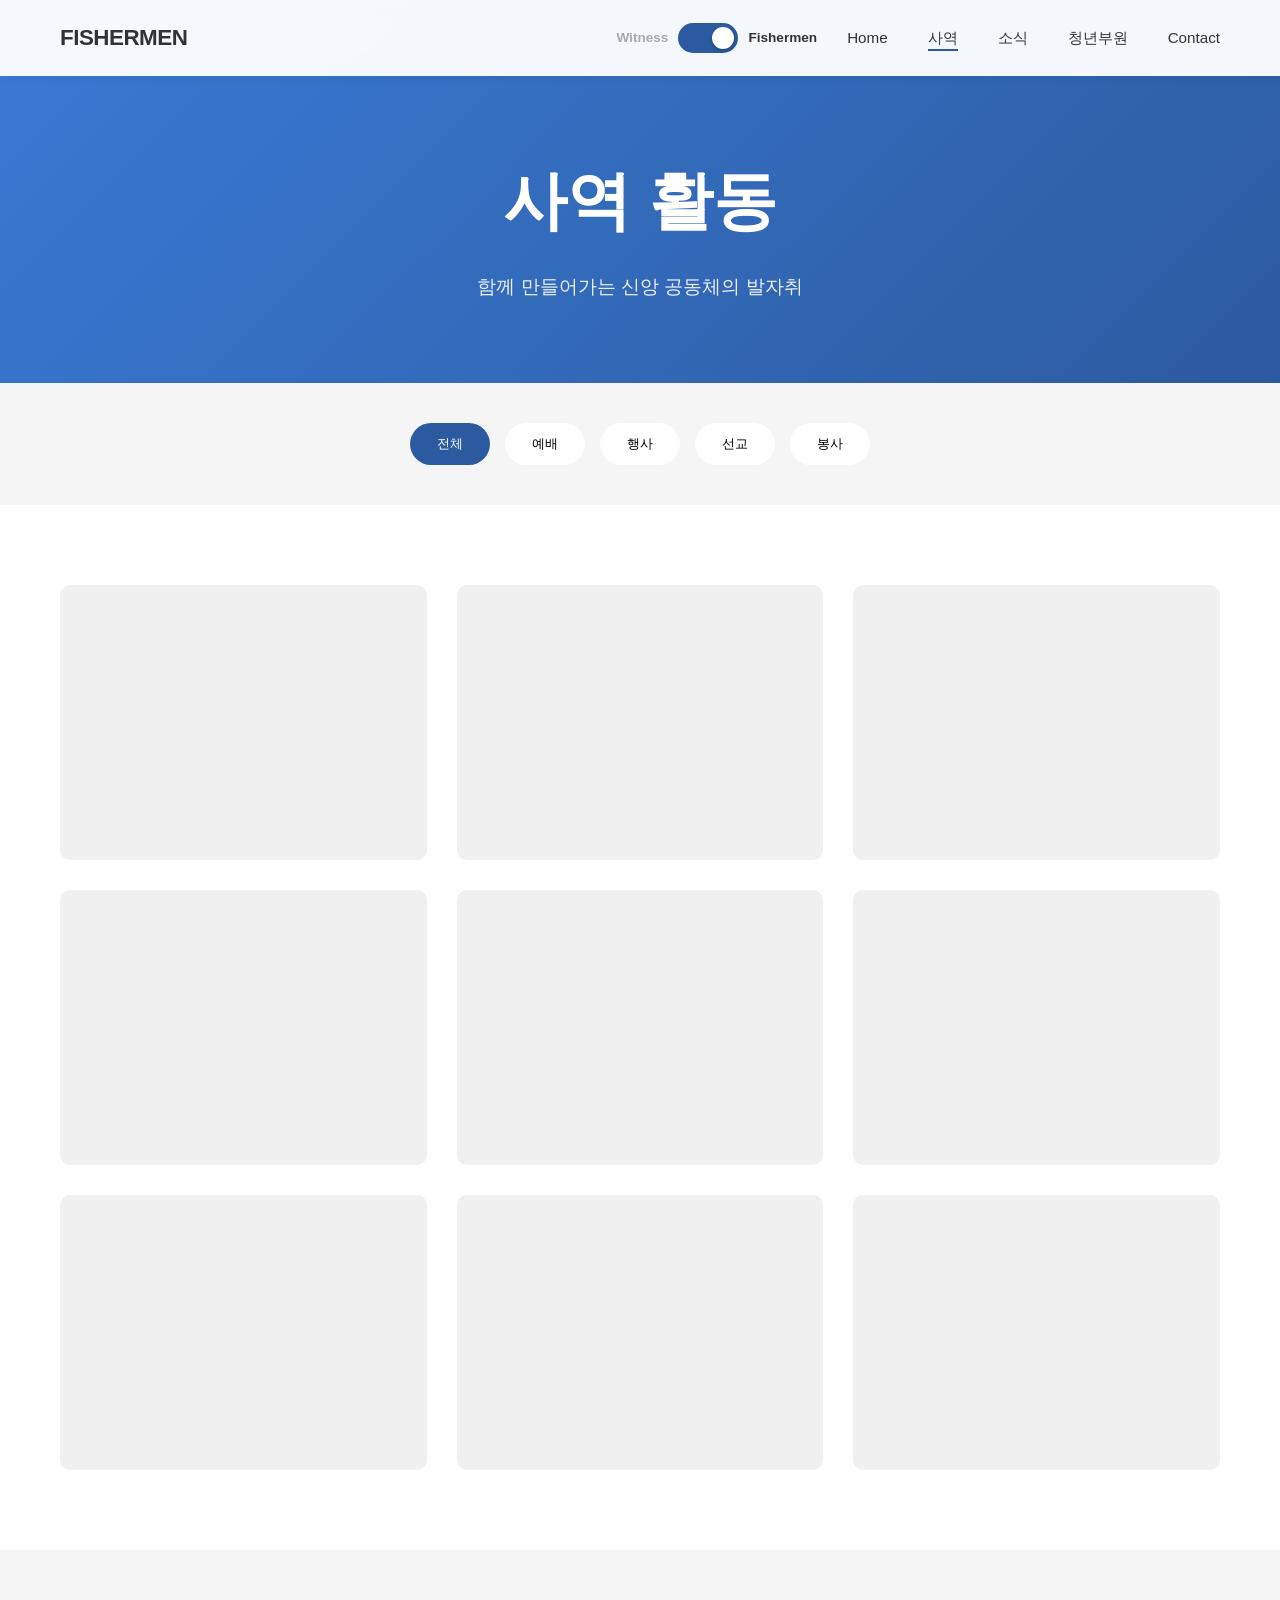
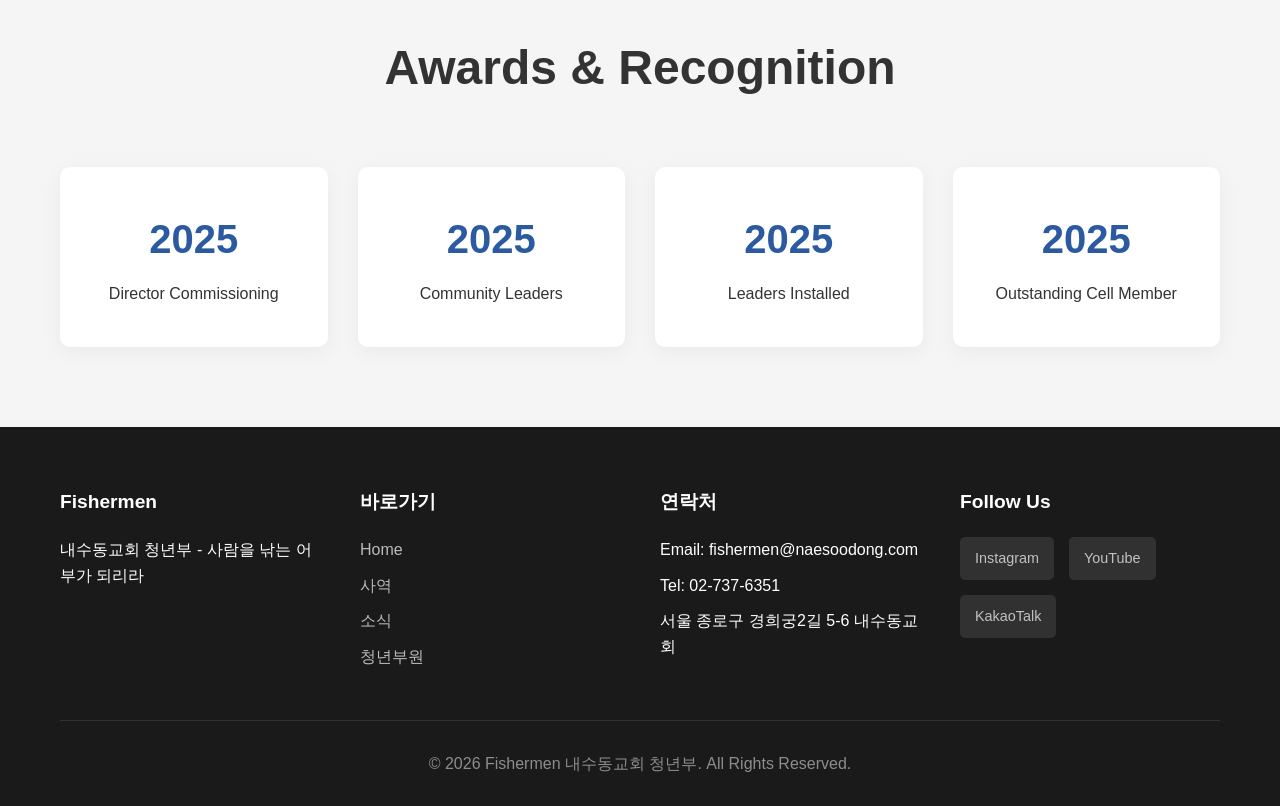
<file: work/index.html>
<!DOCTYPE html>
<html lang="ko">
<head>
    <meta charset="UTF-8">
    <meta name="viewport" content="width=device-width, initial-scale=1.0">
    <title>사역 - NaesooWF</title>
    <link rel="stylesheet" href="../css/common.css">
    <link rel="stylesheet" href="../css/work.css">
</head>
<body>
    <!-- Navigation -->
    <nav class="navbar">
        <div class="container">
            <div class="logo">
                <a href="/" class="logo-text">FISHERMEN</a>
            </div>
            <div class="group-toggle">
                <span class="toggle-label witness-label">Witness</span>
                <div class="toggle-switch" id="groupToggle">
                    <div class="toggle-slider"></div>
                </div>
                <span class="toggle-label fishermen-label">Fishermen</span>
            </div>
            <ul class="nav-menu">
                <li><a href="/">Home</a></li>
                <li><a href="/work/" class="active">사역</a></li>
                <li><a href="/news/">소식</a></li>
                <li><a href="/people/">청년부원</a></li>
                <li><a href="/#contact">Contact</a></li>
            </ul>
            <div class="hamburger">
                <span></span>
                <span></span>
                <span></span>
            </div>
        </div>
    </nav>

    <!-- Page Header -->
    <section class="page-header">
        <div class="container">
            <h1>사역 활동</h1>
            <p class="page-subtitle">함께 만들어가는 신앙 공동체의 발자취</p>
        </div>
    </section>

    <!-- Filter Section -->
    <section class="work-filter">
        <div class="container">
            <div class="filter-buttons">
                <button class="filter-btn active" data-filter="all">전체</button>
                <button class="filter-btn" data-filter="worship">예배</button>
                <button class="filter-btn" data-filter="event">행사</button>
                <button class="filter-btn" data-filter="mission">선교</button>
                <button class="filter-btn" data-filter="service">봉사</button>
            </div>
        </div>
    </section>

    <!-- Work Gallery -->
    <section class="work-gallery">
        <div class="container">
            <div class="gallery-grid" id="galleryGrid">
                <!-- Gallery items will be dynamically rendered by work.js -->
            </div>
        </div>
    </section>

    <!-- Awards Section -->
    <section class="awards-section">
        <div class="container">
            <div class="section-header">
                <h2>Awards & Recognition</h2>
            </div>
            <div class="awards-grid">
                <div class="award-item">
                    <h3>2025</h3>
                    <p>Director Commissioning</p>
                </div>
                <div class="award-item">
                    <h3>2025</h3>
                    <p>Community Leaders</p>
                </div>
                <div class="award-item">
                    <h3>2025</h3>
                    <p>Leaders Installed</p>
                </div>
                <div class="award-item">
                    <h3>2025</h3>
                    <p>Outstanding Cell Member</p>
                </div>
            </div>
        </div>
    </section>

    <!-- Project Detail Modal -->
    <div class="project-modal" id="projectModal">
        <div class="modal-content">
            <span class="close-modal">&times;</span>
            <div class="modal-header">
                <span class="modal-category" id="modalCategory">예배</span>
                <h2 class="modal-title" id="modalTitle">프로젝트 제목</h2>
                <p class="modal-date" id="modalDate">2024년 1월</p>
            </div>
            <div class="modal-body">
                <p id="modalDescription">프로젝트 설명이 여기에 표시됩니다.</p>
            </div>
        </div>
    </div>

    <!-- Footer -->
    <footer class="footer">
        <div class="container">
            <div class="footer-content">
                <div class="footer-col">
                    <h4>Fishermen</h4>
                    <p>내수동교회 청년부 - 사람을 낚는 어부가 되리라</p>
                </div>
                <div class="footer-col">
                    <h4>바로가기</h4>
                    <ul>
                        <li><a href="/">Home</a></li>
                        <li><a href="/work/">사역</a></li>
                        <li><a href="/news/">소식</a></li>
                        <li><a href="/people/">청년부원</a></li>
                    </ul>
                </div>
                <div class="footer-col">
                    <h4>연락처</h4>
                    <ul>
                        <li>Email: fishermen@naesoodong.com</li>
                        <li>Tel: 02-737-6351</li>
                        <li>서울 종로구 경희궁2길 5-6 내수동교회</li>
                    </ul>
                </div>
                <div class="footer-col">
                    <h4>Follow Us</h4>
                    <div class="social-links">
                        <a href="#">Instagram</a>
                        <a href="#">YouTube</a>
                        <a href="#">KakaoTalk</a>
                    </div>
                </div>
            </div>
            <div class="footer-bottom">
                <p>&copy; 2026 Fishermen 내수동교회 청년부. All Rights Reserved.</p>
            </div>
        </div>
    </footer>

    <!-- Common JavaScript for all pages -->
    <script src="../js/common.js"></script>
    <!-- Data loader utility -->
    <script src="../js/data-loader.js"></script>
    <!-- Work page specific JavaScript -->
    <script src="../js/work.js"></script>
</body>
</html>
</file>
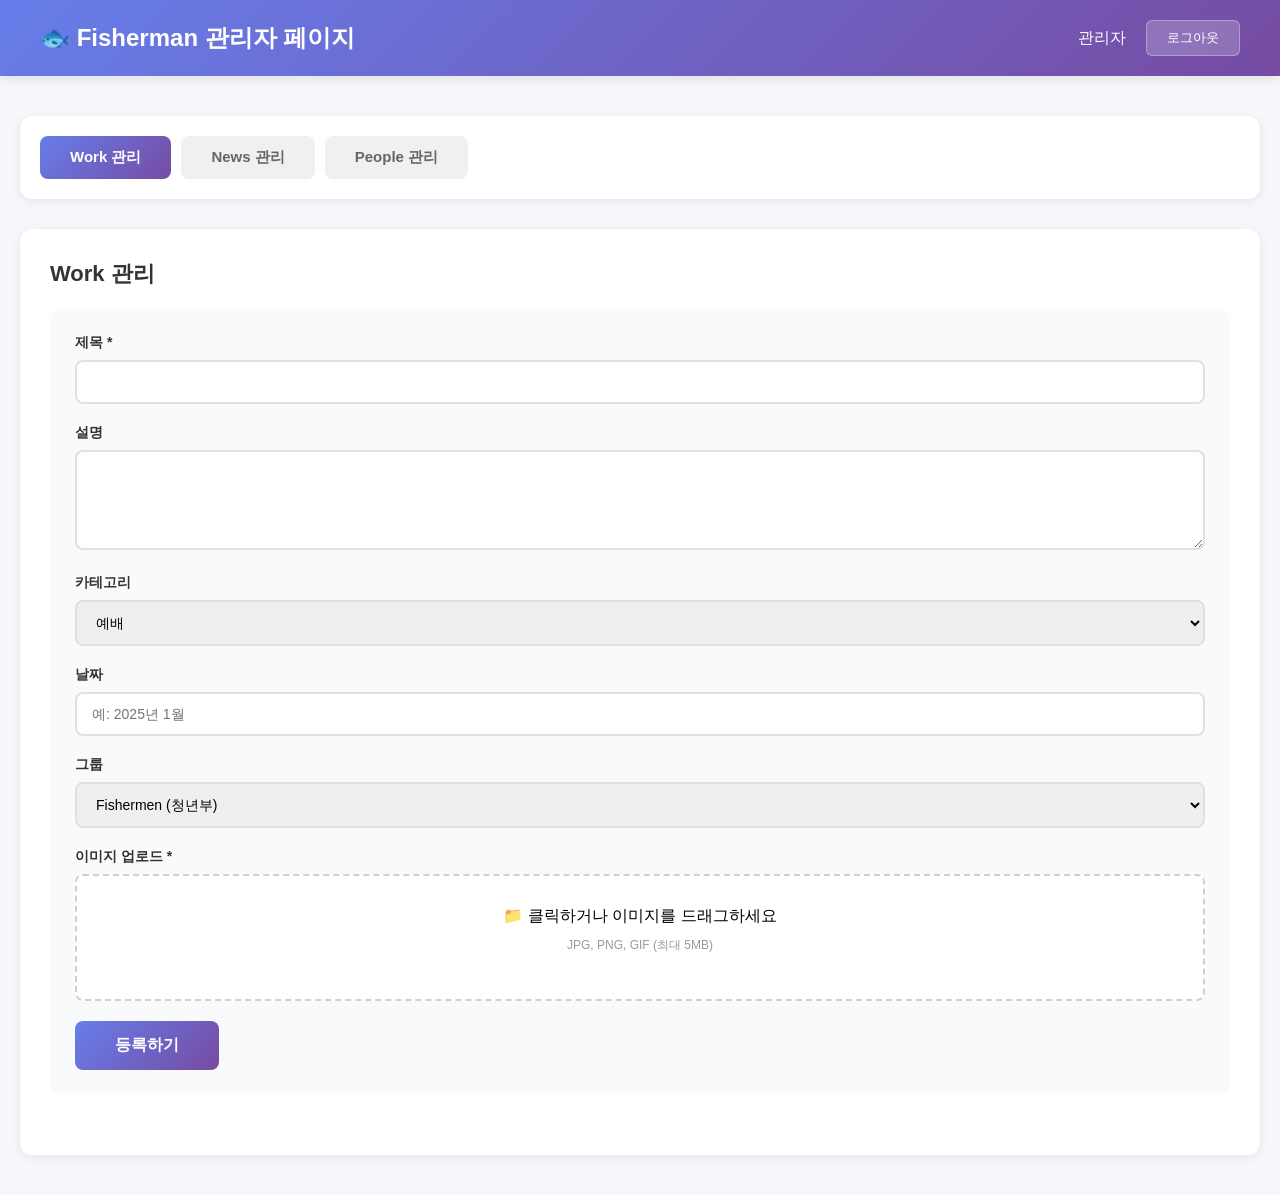
<file: admin/dashboard.html>
<!DOCTYPE html>
<html lang="ko">
<head>
    <meta charset="UTF-8">
    <meta name="viewport" content="width=device-width, initial-scale=1.0">
    <title>대시보드 - Fisherman 관리자</title>
    <style>
        * {
            margin: 0;
            padding: 0;
            box-sizing: border-box;
        }

        body {
            font-family: 'Segoe UI', Tahoma, Geneva, Verdana, sans-serif;
            background: #f5f7fa;
        }

        /* 헤더 */
        .header {
            background: linear-gradient(135deg, #667eea 0%, #764ba2 100%);
            color: white;
            padding: 20px 40px;
            box-shadow: 0 2px 10px rgba(0,0,0,0.1);
            display: flex;
            justify-content: space-between;
            align-items: center;
        }

        .header h1 {
            font-size: 24px;
        }

        .header .user-info {
            display: flex;
            align-items: center;
            gap: 20px;
        }

        .btn-logout {
            background: rgba(255,255,255,0.2);
            color: white;
            border: 1px solid rgba(255,255,255,0.3);
            padding: 8px 20px;
            border-radius: 6px;
            cursor: pointer;
            transition: all 0.3s;
        }

        .btn-logout:hover {
            background: rgba(255,255,255,0.3);
        }

        /* 컨테이너 */
        .container {
            max-width: 1400px;
            margin: 40px auto;
            padding: 0 20px;
        }

        /* 탭 네비게이션 */
        .tabs {
            background: white;
            border-radius: 12px;
            padding: 20px;
            margin-bottom: 30px;
            box-shadow: 0 2px 10px rgba(0,0,0,0.08);
            display: flex;
            gap: 10px;
            flex-wrap: wrap;
        }

        .tab-btn {
            padding: 12px 30px;
            border: none;
            background: #f0f0f0;
            color: #666;
            border-radius: 8px;
            cursor: pointer;
            font-size: 15px;
            font-weight: 600;
            transition: all 0.3s;
        }

        .tab-btn:hover {
            background: #e0e0e0;
        }

        .tab-btn.active {
            background: linear-gradient(135deg, #667eea 0%, #764ba2 100%);
            color: white;
        }

        /* 탭 컨텐츠 */
        .tab-content {
            display: none;
            background: white;
            border-radius: 12px;
            padding: 30px;
            box-shadow: 0 2px 10px rgba(0,0,0,0.08);
            animation: fadeIn 0.3s;
        }

        .tab-content.active {
            display: block;
        }

        @keyframes fadeIn {
            from { opacity: 0; transform: translateY(10px); }
            to { opacity: 1; transform: translateY(0); }
        }

        .section-title {
            font-size: 22px;
            margin-bottom: 20px;
            color: #333;
            display: flex;
            justify-content: space-between;
            align-items: center;
        }

        .btn-cancel-edit {
            background: #999;
            color: white;
            border: none;
            padding: 10px 25px;
            border-radius: 6px;
            font-size: 14px;
            cursor: pointer;
            margin-left: 10px;
        }

        .btn-cancel-edit:hover {
            background: #777;
        }

        .edit-mode-indicator {
            background: #fff3cd;
            color: #856404;
            padding: 10px 15px;
            border-radius: 8px;
            margin-bottom: 15px;
            border: 1px solid #ffeaa7;
            display: none;
        }

        .edit-mode-indicator.show {
            display: block;
        }

        /* 폼 스타일 */
        .form-container {
            background: #f9fafb;
            padding: 25px;
            border-radius: 10px;
            margin-bottom: 30px;
        }

        .form-group {
            margin-bottom: 20px;
        }

        .form-group label {
            display: block;
            margin-bottom: 8px;
            color: #333;
            font-weight: 600;
            font-size: 14px;
        }

        .form-group input[type="text"],
        .form-group input[type="url"],
        .form-group textarea,
        .form-group select {
            width: 100%;
            padding: 12px 15px;
            border: 2px solid #e0e0e0;
            border-radius: 8px;
            font-size: 14px;
            font-family: inherit;
            transition: all 0.3s;
        }

        .form-group textarea {
            min-height: 100px;
            resize: vertical;
        }

        .form-group input:focus,
        .form-group textarea:focus,
        .form-group select:focus {
            outline: none;
            border-color: #667eea;
            box-shadow: 0 0 0 3px rgba(102, 126, 234, 0.1);
        }

        /* 이미지 업로드 */
        .image-upload {
            border: 2px dashed #d0d0d0;
            border-radius: 8px;
            padding: 30px;
            text-align: center;
            cursor: pointer;
            transition: all 0.3s;
            background: white;
        }

        .image-upload:hover {
            border-color: #667eea;
            background: #f9fafb;
        }

        .image-upload.dragging {
            border-color: #667eea;
            background: #f0f4ff;
        }

        .image-preview {
            margin-top: 15px;
            max-width: 300px;
            margin-left: auto;
            margin-right: auto;
        }

        .image-preview img {
            width: 100%;
            border-radius: 8px;
            box-shadow: 0 4px 12px rgba(0,0,0,0.1);
        }

        .btn-submit {
            background: linear-gradient(135deg, #667eea 0%, #764ba2 100%);
            color: white;
            border: none;
            padding: 14px 40px;
            border-radius: 8px;
            font-size: 16px;
            font-weight: 600;
            cursor: pointer;
            transition: all 0.3s;
        }

        .btn-submit:hover {
            transform: translateY(-2px);
            box-shadow: 0 8px 20px rgba(102, 126, 234, 0.4);
        }

        .btn-submit:disabled {
            opacity: 0.5;
            cursor: not-allowed;
        }

        /* 아이템 리스트 */
        .items-list {
            display: grid;
            grid-template-columns: repeat(auto-fill, minmax(300px, 1fr));
            gap: 20px;
            margin-top: 30px;
        }

        .item-card {
            background: white;
            border: 2px solid #f0f0f0;
            border-radius: 10px;
            padding: 20px;
            transition: all 0.3s;
        }

        .item-card:hover {
            border-color: #667eea;
            box-shadow: 0 4px 15px rgba(102, 126, 234, 0.2);
        }

        .item-card img {
            width: 100%;
            height: 180px;
            object-fit: cover;
            border-radius: 8px;
            margin-bottom: 15px;
        }

        .item-card h3 {
            font-size: 18px;
            margin-bottom: 10px;
            color: #333;
        }

        .item-card p {
            color: #666;
            font-size: 14px;
            margin-bottom: 10px;
            line-height: 1.5;
        }

        .item-card .meta {
            font-size: 12px;
            color: #999;
            margin-bottom: 15px;
        }

        .btn-delete {
            background: #ff4444;
            color: white;
            border: none;
            padding: 8px 20px;
            border-radius: 6px;
            font-size: 14px;
            cursor: pointer;
            transition: all 0.3s;
            margin-right: 8px;
        }

        .btn-delete:hover {
            background: #cc0000;
        }

        .btn-edit {
            background: #4CAF50;
            color: white;
            border: none;
            padding: 8px 20px;
            border-radius: 6px;
            font-size: 14px;
            cursor: pointer;
            transition: all 0.3s;
        }

        .btn-edit:hover {
            background: #45a049;
        }

        .item-actions {
            display: flex;
            gap: 8px;
            margin-top: 15px;
        }

        /* 알림 메시지 */
        .alert {
            padding: 15px 20px;
            border-radius: 8px;
            margin-bottom: 20px;
            animation: slideDown 0.3s;
        }

        @keyframes slideDown {
            from { transform: translateY(-20px); opacity: 0; }
            to { transform: translateY(0); opacity: 1; }
        }

        .alert-success {
            background: #d4edda;
            color: #155724;
            border: 1px solid #c3e6cb;
        }

        .alert-error {
            background: #f8d7da;
            color: #721c24;
            border: 1px solid #f5c6cb;
        }

        /* 로딩 */
        .loading-overlay {
            display: none;
            position: fixed;
            top: 0;
            left: 0;
            right: 0;
            bottom: 0;
            background: rgba(0,0,0,0.5);
            z-index: 9999;
            justify-content: center;
            align-items: center;
        }

        .loading-overlay.show {
            display: flex;
        }

        .spinner {
            border: 4px solid #f3f3f3;
            border-top: 4px solid #667eea;
            border-radius: 50%;
            width: 50px;
            height: 50px;
            animation: spin 1s linear infinite;
        }

        @keyframes spin {
            0% { transform: rotate(0deg); }
            100% { transform: rotate(360deg); }
        }
    </style>
</head>
<body>
    <div class="header">
        <h1>🐟 Fisherman 관리자 페이지</h1>
        <div class="user-info">
            <span id="username">관리자</span>
            <button class="btn-logout" onclick="logout()">로그아웃</button>
        </div>
    </div>

    <div class="container">
        <div class="tabs">
            <button class="tab-btn active" data-tab="work">Work 관리</button>
            <button class="tab-btn" data-tab="news">News 관리</button>
            <button class="tab-btn" data-tab="people">People 관리</button>
        </div>

        <!-- Work 탭 -->
        <div class="tab-content active" id="work-tab">
            <h2 class="section-title">
                <span>Work 관리</span>
            </h2>

            <div class="edit-mode-indicator" id="workEditMode">
                ✏️ 수정 모드 - 항목을 수정하고 있습니다.
                <button class="btn-cancel-edit" onclick="cancelEditWork()">취소</button>
            </div>
            
            <div class="form-container">
                <form id="workForm">
                    <input type="hidden" id="workEditId" name="editId">
                    
                    <div class="form-group">
                        <label>제목 *</label>
                        <input type="text" name="title" required>
                    </div>

                    <div class="form-group">
                        <label>설명</label>
                        <textarea name="description"></textarea>
                    </div>

                    <div class="form-group">
                        <label>카테고리</label>
                        <select name="category">
                            <option value="worship">예배</option>
                            <option value="event">행사</option>
                            <option value="mission">선교</option>
                            <option value="service">봉사</option>
                        </select>
                    </div>

                    <div class="form-group">
                        <label>날짜</label>
                        <input type="text" name="date" placeholder="예: 2025년 1월">
                    </div>

                    <div class="form-group">
                        <label>그룹</label>
                        <select name="group">
                            <option value="fishermen">Fishermen (청년부)</option>
                            <option value="witness">Witness (대학부)</option>
                        </select>
                    </div>

                    <div class="form-group">
                        <label>이미지 업로드 *</label>
                        <div class="image-upload" id="workImageUpload">
                            <input type="file" id="workImageInput" accept="image/*" style="display: none;">
                            <p>📁 클릭하거나 이미지를 드래그하세요</p>
                            <p style="font-size: 12px; color: #999; margin-top: 10px;">JPG, PNG, GIF (최대 5MB)</p>
                            <div class="image-preview" id="workImagePreview"></div>
                        </div>
                        <input type="hidden" name="image" id="workImagePath">
                    </div>

                    <button type="submit" class="btn-submit" id="workSubmitBtn">등록하기</button>
                </form>
            </div>

            <div id="workAlert"></div>
            <div class="items-list" id="workList"></div>
        </div>

        <!-- News 탭 -->
        <div class="tab-content" id="news-tab">
            <h2 class="section-title">
                <span>News 관리</span>
            </h2>

            <div class="edit-mode-indicator" id="newsEditMode">
                ✏️ 수정 모드 - 항목을 수정하고 있습니다.
                <button class="btn-cancel-edit" onclick="cancelEditNews()">취소</button>
            </div>
            
            <div class="form-container">
                <form id="newsForm">
                    <input type="hidden" id="newsEditId" name="editId">
                    
                    <div class="form-group">
                        <label>제목 *</label>
                        <input type="text" name="title" required>
                    </div>

                    <div class="form-group">
                        <label>내용 *</label>
                        <textarea name="content" required></textarea>
                    </div>

                    <div class="form-group">
                        <label>카테고리 *</label>
                        <select name="category" required>
                            <option value="">카테고리 선택</option>
                            <option value="notice">공지</option>
                            <option value="event">행사</option>
                            <option value="testimony">간증</option>
                            <option value="mission">선교</option>
                        </select>
                    </div>

                    <div class="form-group">
                        <label>날짜</label>
                        <input type="text" name="date" placeholder="자동 입력됩니다">
                    </div>

                    <div class="form-group">
                        <label>그룹</label>
                        <select name="group">
                            <option value="fishermen">Fishermen (청년부)</option>
                            <option value="witness">Witness (대학부)</option>
                        </select>
                    </div>

                    <div class="form-group">
                        <label>이미지 업로드</label>
                        <div class="image-upload" id="newsImageUpload">
                            <input type="file" id="newsImageInput" accept="image/*" style="display: none;">
                            <p>📁 클릭하거나 이미지를 드래그하세요</p>
                            <p style="font-size: 12px; color: #999; margin-top: 10px;">JPG, PNG, GIF (최대 5MB)</p>
                            <div class="image-preview" id="newsImagePreview"></div>
                        </div>
                        <input type="hidden" name="image" id="newsImagePath">
                    </div>

                    <button type="submit" class="btn-submit" id="newsSubmitBtn">등록하기</button>
                </form>
            </div>

            <div id="newsAlert"></div>
            <div class="items-list" id="newsList"></div>
        </div>

        <!-- People 탭 -->
        <div class="tab-content" id="people-tab">
            <h2 class="section-title">
                <span>People 관리</span>
            </h2>

            <div class="edit-mode-indicator" id="peopleEditMode">
                ✏️ 수정 모드 - 항목을 수정하고 있습니다.
                <button class="btn-cancel-edit" onclick="cancelEditPeople()">취소</button>
            </div>
            
            <div class="form-container">
                <form id="peopleForm">
                    <input type="hidden" id="peopleEditId" name="editId">
                    
                    <div class="form-group">
                        <label>이름 *</label>
                        <input type="text" name="name" required>
                    </div>

                    <div class="form-group">
                        <label>직책</label>
                        <input type="text" name="position" placeholder="예: CEO, 디자이너">
                    </div>

                    <div class="form-group">
                        <label>그룹</label>
                        <select name="group">
                            <option value="fishermen">Fishermen (청년부)</option>
                            <option value="witness">Witness (대학부)</option>
                        </select>
                    </div>

                    <div class="form-group">
                        <label>소개</label>
                        <textarea name="bio"></textarea>
                    </div>

                    <div class="form-group">
                        <label>프로필 이미지 *</label>
                        <div class="image-upload" id="peopleImageUpload">
                            <input type="file" id="peopleImageInput" accept="image/*" style="display: none;">
                            <p>📁 클릭하거나 이미지를 드래그하세요</p> id="peopleSubmitBtn"
                            <p style="font-size: 12px; color: #999; margin-top: 10px;">JPG, PNG, GIF (최대 5MB)</p>
                            <div class="image-preview" id="peopleImagePreview"></div>
                        </div>
                        <input type="hidden" name="image" id="peopleImagePath">
                    </div>

                    <button type="submit" class="btn-submit">등록하기</button>
                </form>
            </div>

            <div id="peopleAlert"></div>
            <div class="items-list" id="peopleList"></div>
        </div>
    </div>

    <div class="loading-overlay" id="loadingOverlay">
        <div class="spinner"></div>
    </div>

    <script src="dashboard.js"></script>
</body>
</html>
</file>
<file: css/common.css>
/* ===========================
   Common Styles for All Pages
   모든 페이지에서 공통으로 사용되는 스타일
   =========================== */

/* ===========================
   Reset & Base Styles
   =========================== */
* {
    margin: 0;
    padding: 0;
    box-sizing: border-box;
}

:root {
    --primary-color: #2c5aa0;
    --secondary-color: #fff;
    --accent-color: #2c5aa0;
    --text-color: #333;
    --light-gray: #f5f5f5;
    --medium-gray: #999;
    --dark-gray: #666;
    --transition: all 0.3s cubic-bezier(0.4, 0, 0.2, 1);
}

/* Witness Theme Colors */
body.witness-theme {
    --primary-color: #00b8a9;
    --accent-color: #00b8a9;
}

body.witness-theme .toggle-switch {
    border-color: #00b8a9;
}

body.witness-theme .toggle-switch.active {
    background: #00b8a9;
}

html {
    scroll-behavior: smooth;
    font-size: 16px;
}

body {
    font-family: -apple-system, BlinkMacSystemFont, 'Segoe UI', 'Noto Sans KR', sans-serif;
    line-height: 1.6;
    color: var(--text-color);
    overflow-x: hidden;
}

a {
    text-decoration: none;
    color: inherit;
    transition: var(--transition);
}

img {
    max-width: 100%;
    width: 100%;
    display: block;
}

.container {
    max-width: 1200px;
    margin: 0 auto;
    padding: 0 20px;
}

/* ===========================
   Navigation
   =========================== */
.navbar {
    position: fixed;
    top: 0;
    left: 0;
    right: 0;
    background: rgba(255, 255, 255, 0.95);
    backdrop-filter: blur(10px);
    z-index: 1000;
    padding: 20px 0;
    box-shadow: 0 2px 10px rgba(0, 0, 0, 0.05);
    transition: var(--transition);
}

.navbar.scrolled {
    padding: 15px 0;
    box-shadow: 0 2px 20px rgba(0, 0, 0, 0.1);
}

.navbar .container {
    display: flex;
    justify-content: space-between;
    align-items: center;
}

/* Toggle Switch */
.group-toggle {
    display: flex;
    align-items: center;
    gap: 10px;
    margin-left: auto;
    margin-right: 30px;
}

.toggle-switch {
    position: relative;
    width: 60px;
    height: 30px;
    background: var(--light-gray);
    border-radius: 15px;
    cursor: pointer;
    transition: var(--transition);
    border: 2px solid var(--accent-color);
}

.toggle-switch.active {
    background: var(--accent-color);
}

.toggle-slider {
    position: absolute;
    top: 2px;
    left: 2px;
    width: 22px;
    height: 22px;
    background: white;
    border-radius: 50%;
    transition: var(--transition);
    box-shadow: 0 2px 4px rgba(0,0,0,0.2);
}

.toggle-switch.active .toggle-slider {
    transform: translateX(30px);
}

.toggle-label {
    font-size: 0.85rem;
    font-weight: 600;
    color: var(--text-color);
    white-space: nowrap;
}

.toggle-label.inactive {
    opacity: 0.4;
}

.logo a {
    font-size: 1.4rem;
    font-weight: 700;
    letter-spacing: -0.5px;
}

.nav-menu {
    display: flex;
    list-style: none;
    gap: 40px;
}

.nav-menu a {
    font-size: 0.95rem;
    font-weight: 500;
    position: relative;
}

.nav-menu a::after {
    content: '';
    position: absolute;
    bottom: -5px;
    left: 0;
    width: 0;
    height: 2px;
    background: var(--accent-color);
    transition: width 0.3s ease;
}

.nav-menu a:hover::after,
.nav-menu a.active::after {
    width: 100%;
}

.hamburger {
    display: none;
    flex-direction: column;
    cursor: pointer;
    gap: 5px;
}

.hamburger span {
    width: 25px;
    height: 2px;
    background: var(--primary-color);
    transition: var(--transition);
}

/* ===========================
   Common Section Styles
   =========================== */
section {
    padding: 100px 0;
}

.section-header {
    text-align: center;
    margin-bottom: 60px;
}

.section-header h2 {
    font-size: clamp(2rem, 4vw, 3rem);
    margin-bottom: 15px;
    font-weight: 700;
}

.section-header p {
    font-size: 1.1rem;
    color: var(--dark-gray);
}

/* Page Header (Subpages) */
.page-header {
    padding-top: 150px;
    padding-bottom: 80px;
    background: linear-gradient(135deg, #3a7bd5 0%, #2c5aa0 100%);
    color: white;
    text-align: center;
}

/* Witness Theme */
body.witness-theme .page-header {
    background: linear-gradient(135deg, #00d4c8 0%, #00b8a9 100%);
}

.page-header h1 {
    font-size: clamp(2.5rem, 5vw, 4rem);
    margin-bottom: 20px;
}

.page-header p {
    font-size: 1.2rem;
    opacity: 0.9;
}

/* ===========================
   Footer
   =========================== */
.footer {
    background: #1a1a1a;
    color: white;
    padding: 60px 0 30px;
}

.footer-content {
    display: grid;
    grid-template-columns: repeat(auto-fit, minmax(200px, 1fr));
    gap: 40px;
    margin-bottom: 40px;
}

.footer-col h4 {
    font-size: 1.2rem;
    margin-bottom: 20px;
}

.footer-col ul {
    list-style: none;
}

.footer-col ul li {
    margin-bottom: 10px;
}

.footer-col a {
    color: rgba(255, 255, 255, 0.7);
}

.footer-col a:hover {
    color: white;
}

.social-links {
    display: flex;
    gap: 15px;
    flex-wrap: wrap;
}

.social-links a {
    padding: 10px 15px;
    background: rgba(255, 255, 255, 0.1);
    border-radius: 5px;
    font-size: 0.9rem;
}

.social-links a:hover {
    background: var(--accent-color);
}

.footer-bottom {
    text-align: center;
    padding-top: 30px;
    border-top: 1px solid rgba(255, 255, 255, 0.1);
    color: rgba(255, 255, 255, 0.5);
}

/* ===========================
   Common Components
   =========================== */
.btn-primary {
    display: inline-block;
    padding: 15px 40px;
    background: var(--accent-color);
    color: white;
    border-radius: 50px;
    font-weight: 600;
    font-size: 1.1rem;
    transition: var(--transition);
    border: 2px solid white;
}

.btn-primary:hover {
    background: white;
    color: var(--primary-color);
    transform: translateY(-3px);
    box-shadow: 0 10px 30px rgba(255, 107, 53, 0.3);
}

.view-all {
    display: inline-block;
    padding: 10px 25px;
    background: var(--primary-color);
    color: white;
    border-radius: 5px;
    font-weight: 500;
    transition: var(--transition);
}

.view-all:hover {
    background: var(--accent-color);
}

/* Filter Buttons */
.filter-btn {
    padding: 10px 25px;
    background: white;
    border: 2px solid transparent;
    border-radius: 50px;
    cursor: pointer;
    font-weight: 500;
    transition: var(--transition);
}

.filter-btn:hover,
.filter-btn.active {
    background: var(--primary-color);
    color: white;
}

/* Newsletter */
.newsletter {
    background: var(--primary-color);
    color: white;
    padding: 80px 0;
    text-align: center;
}

.newsletter-content h2 {
    font-size: 2.5rem;
    margin-bottom: 15px;
}

.newsletter-content p {
    font-size: 1.1rem;
    margin-bottom: 40px;
    opacity: 0.9;
}

.newsletter-form {
    display: flex;
    max-width: 600px;
    margin: 0 auto;
    gap: 15px;
}

.newsletter-form input {
    flex: 1;
    padding: 15px 25px;
    border: none;
    border-radius: 50px;
    font-size: 1rem;
}

.newsletter-form button {
    padding: 15px 40px;
    background: var(--accent-color);
    color: white;
    border: none;
    border-radius: 50px;
    font-weight: 600;
    cursor: pointer;
    transition: var(--transition);
    border: 2px solid white;
}

.newsletter-form button:hover {
    background: white;
    color: var(--primary-color);
}

/* ===========================
   Responsive Design
   =========================== */
@media (max-width: 968px) {
    .group-toggle {
        margin-right: 10px;
        gap: 5px;
    }
    
    .toggle-label {
        font-size: 0.75rem;
    }
    
    .toggle-switch {
        width: 50px;
        height: 26px;
    }
    
    .toggle-slider {
        width: 18px;
        height: 18px;
    }
    
    .toggle-switch.active .toggle-slider {
        transform: translateX(24px);
    }
    
    .nav-menu {
        position: fixed;
        left: -100%;
        top: 70px;
        flex-direction: column;
        background: white;
        width: 100%;
        text-align: center;
        transition: left 0.3s, top 0.3s;
        box-shadow: 0 10px 27px rgba(0, 0, 0, 0.05);
        padding: 40px 0;
    }
    
    /* navbar가 scrolled 상태일 때 nav-menu 위치 조정 */
    .navbar.scrolled .nav-menu {
        top: 60px;
    }

    .nav-menu.active {
        left: 0;
    }

    .hamburger {
        display: flex;
    }

    .newsletter-form {
        flex-direction: column;
    }
}

@media (max-width: 640px) {
    section {
        padding: 60px 0;
    }

    .section-header h2 {
        font-size: 2rem;
    }
}

/* ===========================
   Animations
   =========================== */
@keyframes fadeIn {
    from {
        opacity: 0;
    }
    to {
        opacity: 1;
    }
}

.fade-in {
    animation: fadeIn 0.6s ease;
}

/* Smooth Scrolling Effects */
.scroll-reveal {
    opacity: 0;
    transform: translateY(30px);
}

.scroll-reveal.active {
    opacity: 1;
    transform: translateY(0);
}
</file>
<file: css/home.css>
/* ===========================
   Home Page Styles (index.html)
   메인 페이지 전용 스타일
   =========================== */

/* ===========================
   Hero Section
   =========================== */
.hero {
    height: 100vh;
    display: flex;
    flex-direction: column;
    justify-content: center;
    align-items: center;
    text-align: center;
    background: linear-gradient(135deg, #3a7bd5 0%, #2c5aa0 100%);
    color: white;
    position: relative;
    overflow: hidden;
    z-index: 1;
}

/* Witness Theme Hero */
body.witness-theme .hero {
    background: linear-gradient(135deg, #00d4c8 0%, #00b8a9 100%);
}

.hero::before {
    content: '';
    position: absolute;
    top: 0;
    left: 0;
    right: 0;
    bottom: 0;
    background: url('data:image/svg+xml,<svg xmlns="http://www.w3.org/2000/svg" viewBox="0 0 1200 600"><path d="M0,300 Q300,100 600,300 T1200,300 L1200,600 L0,600 Z" fill="rgba(0,0,0,0.1)"/></svg>') no-repeat bottom;
    background-size: cover;
}

.hero-content {
    position: relative;
    z-index: 1;
    max-width: 1000px;
    padding: 0 20px;
}

.hero-title {
    font-size: clamp(2.5rem, 6vw, 5rem);
    font-weight: 700;
    line-height: 1.2;
    margin-bottom: 30px;
}

.hero-title .line {
    display: block;
    opacity: 0;
    transform: translateY(30px);
    animation: fadeInUp 0.8s ease forwards;
}

.hero-title .line:nth-child(1) {
    animation-delay: 0.2s;
}

.hero-title .line:nth-child(2) {
    animation-delay: 0.4s;
}

.hero-title .line:nth-child(3) {
    animation-delay: 0.6s;
}

@keyframes fadeInUp {
    to {
        opacity: 1;
        transform: translateY(0);
    }
}

.hero-subtitle {
    font-size: 1.2rem;
    opacity: 0.9;
    animation: fadeInUp 0.8s ease 0.8s forwards;
    opacity: 0;
}

.scroll-indicator {
    position: absolute;
    bottom: 40px;
    left: 50%;
    transform: translateX(-50%);
    display: flex;
    flex-direction: column;
    align-items: center;
    gap: 10px;
    color: white;
    opacity: 0.8;
    animation: bounce 2s infinite;
}

@keyframes bounce {
    0%, 20%, 50%, 80%, 100% {
        transform: translateX(-50%) translateY(0);
    }
    40% {
        transform: translateX(-50%) translateY(-10px);
    }
    60% {
        transform: translateX(-50%) translateY(-5px);
    }
}

.scroll-line {
    width: 1px;
    height: 30px;
    background: white;
}

/* ===========================
   CEO Message Section
   =========================== */
.ceo-message {
    background: var(--light-gray);
}

.ceo-content {
    display: grid;
    grid-template-columns: 1.5fr 1fr;
    gap: 60px;
    align-items: center;
}

.ceo-text p {
    margin-bottom: 25px;
    line-height: 1.8;
}

.large-text {
    font-size: 1.15rem;
    font-weight: 500;
    line-height: 1.8;
}

blockquote {
    font-size: 1.5rem;
    font-weight: 600;
    font-style: italic;
    padding: 30px 0;
    margin: 30px 0;
    border-left: 4px solid var(--accent-color);
    padding-left: 30px;
}

.ceo-signature {
    margin-top: 40px;
}

.ceo-image .image-placeholder {
    width: 100%;
    aspect-ratio: 3/4;
    background: linear-gradient(135deg, #3a7bd5 0%, #2c5aa0 100%);
    border-radius: 10px;
    overflow: hidden;
}
.ceo-image .image-placeholder img {
    width: 100%;
    height: 100%;
    object-fit: cover;
    object-position: center;
}

/* Witness Theme */
body.witness-theme .ceo-image .image-placeholder {
    background: linear-gradient(135deg, #00d4c8 0%, #00b8a9 100%);
}

body.witness-theme .work-image {
    background: linear-gradient(135deg, #00d4c8 0%, #00b8a9 100%);
}

/* ===========================
   Company Info Section
   =========================== */
.info-grid {
    display: grid;
    grid-template-columns: repeat(auto-fit, minmax(250px, 1fr));
    gap: 40px;
}

.info-card {
    text-align: center;
    padding: 40px 30px;
    background: white;
    border-radius: 10px;
    box-shadow: 0 10px 30px rgba(0, 0, 0, 0.05);
}

.info-card:hover {
    transform: translateY(-10px);
    box-shadow: 0 20px 40px rgba(0, 0, 0, 0.1);
}

.info-icon {
    width: 60px;
    height: 60px;
    margin: 0 auto 20px;
    color: var(--accent-color);
}

.info-card h3 {
    font-size: 1.2rem;
    margin-bottom: 15px;
}

.big-number {
    font-size: 3rem;
    font-weight: 700;
    color: var(--accent-color);
    margin: 10px 0;
}

/* ===========================
   Business Areas Section
   =========================== */
.business-areas {
    background: var(--light-gray);
}

.business-grid {
    display: grid;
    grid-template-columns: repeat(auto-fit, minmax(300px, 1fr));
    gap: 30px;
}

.business-card {
    background: white;
    padding: 40px;
    border-radius: 10px;
    position: relative;
    overflow: hidden;
}

.business-card::before {
    content: '';
    position: absolute;
    top: 0;
    left: 0;
    width: 4px;
    height: 0;
    background: var(--accent-color);
    transition: height 0.3s ease;
}

.business-card:hover::before {
    height: 100%;
}

.business-card:hover {
    transform: translateX(10px);
}

.business-number {
    font-size: 3rem;
    font-weight: 700;
    color: rgba(102, 126, 234, 0.1);
    margin-bottom: 10px;
    transition: color 0.3s ease;
}

.scroll-reveal.active .business-number {
    color: var(--accent-color);
}

.business-card h3 {
    font-size: 1.4rem;
    margin-bottom: 15px;
}

/* ===========================
   Featured Work Section
   =========================== */
.featured-work {
    background: white;
}

.work-grid {
    display: grid;
    grid-template-columns: repeat(auto-fit, minmax(350px, 1fr));
    gap: 40px;
}

.work-item {
    cursor: pointer;
    transition: var(--transition);
    border-radius: 10px;
    overflow: hidden;
    box-shadow: 0 10px 30px rgba(0,0,0,0.1);
}

.work-item:hover {
    transform: translateY(-10px);
    box-shadow: 0 10px 30px rgba(0,0,0,0.2);
}

.work-image {
    width: 100%;
    aspect-ratio: 16/9;
    background: linear-gradient(135deg, #3a7bd5 0%, #2c5aa0 100%);
    border-radius: 10px 10px 0 0;
    margin-bottom: 0;
}

.work-image img {
    width: 100%;
    height: 100%;
    object-fit: cover;
    object-position: center;
    border-radius: 10px 10px 0 0;
}

.work-info {
    padding: 20px;
}

.work-info h3 {
    font-size: 1.3rem;
    margin-bottom: 10px;
}

.work-info p {
    color: var(--dark-gray);
}

/* ===========================
   Contact Section
   =========================== */
.contact {
    background: var(--primary-color);
    color: white;
    text-align: center;
}

/* Witness Theme */
body.witness-theme .contact {
    background: linear-gradient(135deg, #00d4c8 0%, #00b8a9 100%);
}

.contact-content h2 {
    font-size: 3rem;
    margin-bottom: 20px;
}

.contact-content p {
    font-size: 1.2rem;
    margin-bottom: 40px;
    opacity: 0.9;
}

/* ===========================
   Responsive Design
   =========================== */
@media (max-width: 968px) {
    .ceo-content {
        grid-template-columns: 1fr;
    }

    .hero-title {
        font-size: 2.5rem;
    }

    .business-grid,
    .work-grid {
        grid-template-columns: 1fr;
    }
}

@media (max-width: 640px) {
    .info-grid {
        grid-template-columns: 1fr;
    }
}
</file>
<file: css/work.css>
/* ===========================
   Work Page Styles (work.html)
   작품 페이지 전용 스타일
   =========================== */

/* ===========================
   Work Filter Section
   =========================== */
.work-filter {
    padding: 40px 0;
    background: var(--light-gray);
}

.filter-buttons {
    display: flex;
    justify-content: center;
    gap: 15px;
    flex-wrap: wrap;
}

/* ===========================
   Work Gallery Section
   =========================== */
.work-gallery {
    padding: 80px 0;
}

.gallery-grid {
    display: grid;
    grid-template-columns: repeat(auto-fill, minmax(350px, 1fr));
    gap: 30px;
}

.gallery-item {
    position: relative;
    overflow: hidden;
    border-radius: 10px;
    cursor: pointer;
}

.gallery-image {
    width: 100%;
    aspect-ratio: 4/3;
    background: linear-gradient(135deg, #3a7bd5 0%, #2c5aa0 100%);
    transition: var(--transition);
}

.gallery-image img {
    width: 100%;
    height: 100%;
    object-fit: cover;
    object-position: center;
}

/* Witness Theme */
body.witness-theme .gallery-image {
    background: linear-gradient(135deg, #00d4c8 0%, #00b8a9 100%);
}

.gallery-overlay {
    position: absolute;
    top: 0;
    left: 0;
    right: 0;
    bottom: 0;
    background: rgba(0, 0, 0, 0.85);
    display: flex;
    align-items: center;
    justify-content: center;
    opacity: 0;
    transition: var(--transition);
}

.gallery-item:hover .gallery-overlay {
    opacity: 1;
}

.gallery-item:hover .gallery-image {
    transform: scale(1.1);
}

.gallery-content {
    text-align: center;
    color: white;
    padding: 30px;
}

.category {
    display: inline-block;
    padding: 5px 15px;
    background: var(--accent-color);
    border-radius: 20px;
    font-size: 0.85rem;
    margin-bottom: 15px;
}

.gallery-content h3 {
    font-size: 1.5rem;
    margin-bottom: 10px;
}

.view-project {
    display: inline-block;
    margin-top: 15px;
    color: white;
    font-weight: 600;
}

/* ===========================
   Awards Section
   =========================== */
.awards-section {
    background: var(--light-gray);
    padding: 80px 0;
}

.awards-grid {
    display: grid;
    grid-template-columns: repeat(auto-fit, minmax(250px, 1fr));
    gap: 30px;
}

.award-item {
    background: white;
    padding: 40px;
    text-align: center;
    border-radius: 10px;
    box-shadow: 0 5px 20px rgba(0, 0, 0, 0.05);
}

.award-item h3 {
    font-size: 2.5rem;
    color: var(--accent-color);
    margin-bottom: 10px;
}

/* ===========================
   Project Modal
   =========================== */
.project-modal {
    display: none;
    position: fixed;
    top: 0;
    left: 0;
    width: 100%;
    height: 100%;
    background: rgba(0, 0, 0, 0.8);
    z-index: 10000;
    align-items: center;
    justify-content: center;
    opacity: 0;
    transition: opacity 0.3s ease;
}

.project-modal.show {
    opacity: 1;
}

.modal-content {
    background: white;
    border-radius: 15px;
    padding: 40px;
    max-width: 600px;
    width: 90%;
    max-height: 80vh;
    overflow-y: auto;
    position: relative;
    transform: translateY(-20px);
    transition: transform 0.3s ease;
}

.project-modal.show .modal-content {
    transform: translateY(0);
}

.close-modal {
    position: absolute;
    top: 20px;
    right: 20px;
    font-size: 2rem;
    color: var(--dark-gray);
    cursor: pointer;
    width: 35px;
    height: 35px;
    display: flex;
    align-items: center;
    justify-content: center;
    border-radius: 50%;
    transition: all 0.3s ease;
}

.close-modal:hover {
    background: var(--light-gray);
    color: var(--primary-color);
}

.modal-header {
    margin-bottom: 25px;
}

.modal-category {
    display: inline-block;
    padding: 5px 15px;
    background: var(--accent-color);
    color: white;
    border-radius: 20px;
    font-size: 0.85rem;
    margin-bottom: 15px;
}

.modal-title {
    font-size: 1.8rem;
    color: var(--primary-color);
    margin-bottom: 10px;
}

.modal-date {
    color: var(--dark-gray);
    font-size: 0.95rem;
}

.modal-body {
    color: var(--text-color);
    line-height: 1.8;
    font-size: 1rem;
}

/* ===========================
   Responsive Design
   =========================== */
@media (max-width: 968px) {
    .gallery-grid {
        grid-template-columns: 1fr;
    }
}
</file>
<file: css/news.css>
/* ===========================
   News Page Styles (news.html)
   ?�스 ?�이지 ?�용 ?��???
   =========================== */

/* ===========================
   Featured News Section
   =========================== */
.featured-news {
    padding: 80px 0;
}

.featured-article {
    display: grid;
    grid-template-columns: 1.2fr 1fr;
    gap: 50px;
    align-items: center;
}

.featured-image {
    width: 100%;
    aspect-ratio: 16/9;
    background: linear-gradient(135deg, #3a7bd5 0%, #2c5aa0 100%);
    border-radius: 10px;
    overflow: hidden;
}
.featured-image img {
    width: 100%;
    height: 100%;
    object-fit: cover;
    object-position: center;
}

/* Witness Theme */
body.witness-theme .featured-image {
    background: linear-gradient(135deg, #00d4c8 0%, #00b8a9 100%);
}

.news-category {
    display: inline-block;
    padding: 5px 15px;
    background: var(--accent-color);
    color: white;
    border-radius: 20px;
    font-size: 0.85rem;
    margin-bottom: 15px;
}

.featured-content h2 {
    font-size: 2rem;
    margin-bottom: 15px;
}

.news-date {
    color: var(--dark-gray);
    margin-bottom: 20px;
}

.news-excerpt {
    line-height: 1.8;
    margin-bottom: 25px;
}

.read-more {
    display: inline-block;
    font-weight: 600;
    color: var(--accent-color);
}

.read-more:hover {
    text-decoration: underline;
}

/* ===========================
   News Grid Section
   =========================== */
.news-grid-section {
    background: var(--light-gray);
    padding: 80px 0;
}

.news-filter {
    display: flex;
    justify-content: center;
    gap: 15px;
    margin-bottom: 50px;
    flex-wrap: wrap;
}

.news-grid {
    display: grid;
    grid-template-columns: repeat(auto-fill, minmax(320px, 1fr));
    gap: 40px;
}

.news-card {
    background: white;
    border-radius: 10px;
    overflow: hidden;
    box-shadow: 0 5px 20px rgba(0, 0, 0, 0.05);
    transition: var(--transition);
}

.news-card:hover {
    transform: translateY(-10px);
    box-shadow: 0 15px 40px rgba(0, 0, 0, 0.1);
}

.news-image {
    width: 100%;
    aspect-ratio: 16/9;
    background: linear-gradient(135deg, #3a7bd5 0%, #2c5aa0 100%);
}

.news-image img {
    width: 100%;
    height: 100%;
    object-fit: cover;
    object-position: center;
}

/* Witness Theme */
body.witness-theme .news-image {
    background: linear-gradient(135deg, #00d4c8 0%, #00b8a9 100%);
}

.news-content {
    padding: 30px;
}

.news-tag {
    display: inline-block;
    padding: 5px 12px;
    background: var(--light-gray);
    color: var(--dark-gray);
    border-radius: 15px;
    font-size: 0.8rem;
    margin-bottom: 15px;
    font-weight: 600;
}

.news-content h3 {
    font-size: 1.3rem;
    margin-bottom: 15px;
    line-height: 1.4;
}

.news-content .news-date {
    color: var(--dark-gray);
    line-height: 1.7;
    margin-bottom: 15px;
}

.news-content .news-date + p {
    color: var(--dark-gray);
    line-height: 1.7;
    margin-bottom: 15px;
    display: -webkit-box;
    -webkit-line-clamp: 2;
    -webkit-box-orient: vertical;
    overflow: hidden;
}

/* ===========================
   Pagination
   =========================== */
.pagination {
    display: flex;
    justify-content: center;
    gap: 10px;
    margin-top: 60px;
}

.page-btn {
    padding: 10px 20px;
    background: white;
    border: 2px solid var(--light-gray);
    border-radius: 5px;
    cursor: pointer;
    font-weight: 500;
    transition: var(--transition);
}

.page-btn:hover,
.page-btn.active {
    background: var(--primary-color);
    color: white;
    border-color: var(--primary-color);
}

/* ===========================
   News Modal
   =========================== */
.news-modal {
    display: none;
    position: fixed;
    top: 0;
    left: 0;
    width: 100%;
    height: 100%;
    background: rgba(0, 0, 0, 0.8);
    z-index: 10000;
    align-items: center;
    justify-content: center;
    opacity: 0;
    transition: opacity 0.3s ease;
}

.news-modal.show {
    opacity: 1;
}

.modal-content {
    background: white;
    border-radius: 15px;
    padding: 40px;
    max-width: 600px;
    width: 90%;
    max-height: 80vh;
    overflow-y: auto;
    position: relative;
    transform: translateY(-20px);
    transition: transform 0.3s ease;
}

.news-modal.show .modal-content {
    transform: translateY(0);
}

.close-modal {
    position: absolute;
    top: 20px;
    right: 20px;
    font-size: 2rem;
    color: var(--dark-gray);
    cursor: pointer;
    width: 35px;
    height: 35px;
    display: flex;
    align-items: center;
    justify-content: center;
    border-radius: 50%;
    transition: all 0.3s ease;
}

.close-modal:hover {
    background: var(--light-gray);
    color: var(--primary-color);
}

.modal-header {
    margin-bottom: 25px;
}

.modal-category {
    display: inline-block;
    padding: 5px 15px;
    background: var(--accent-color);
    color: white;
    border-radius: 20px;
    font-size: 0.85rem;
    margin-bottom: 15px;
}

.modal-title {
    font-size: 1.8rem;
    color: var(--primary-color);
    margin-bottom: 10px;
}

.modal-date {
    color: var(--dark-gray);
    font-size: 0.95rem;
}

.modal-body {
    color: var(--text-color);
    line-height: 1.8;
    font-size: 1rem;
}

/* ===========================
   Responsive Design
   =========================== */
@media (max-width: 968px) {
    .featured-article {
        grid-template-columns: 1fr;
    }

    .news-grid {
        grid-template-columns: 1fr;
    }
}
</file>
<file: css/people.css>
/* ===========================
   People Page Styles (people.html)
   ?�플 ?�이지 ?�용 ?��???
   =========================== */

/* ===========================
   Page Header
   =========================== */
.header-content {
    transition: opacity 0.3s ease;
}

/* ===========================
   Culture Section
   =========================== */
.culture-section {
    padding: 80px 0;
}

.culture-content {
    display: grid;
    grid-template-columns: 1fr 1fr;
    gap: 60px;
    transition: opacity 0.3s ease;
}

.culture-text h2 {
    font-size: 2.5rem;
    margin-bottom: 25px;
}

.culture-text p {
    margin-bottom: 20px;
    line-height: 1.8;
}

.culture-values {
    display: grid;
    gap: 30px;
}

.value-item {
    padding: 25px;
    background: var(--light-gray);
    border-radius: 10px;
}

.value-item h3 {
    font-size: 1.3rem;
    margin-bottom: 10px;
    color: var(--accent-color);
}

/* ===========================
   Leadership Section
   =========================== */
.leadership-section {
    background: var(--light-gray);
    padding: 80px 0;
}

.team-grid {
    display: grid;
    grid-template-columns: repeat(auto-fit, minmax(250px, 1fr));
    gap: 40px;
}

.team-member {
    text-align: center;
    background: white;
    padding: 30px;
    border-radius: 10px;
    transition: transform 0.3s ease, opacity 0.3s ease, box-shadow 0.3s ease;
}

.team-member:hover {
    transform: translateY(-10px);
    box-shadow: 0 15px 40px rgba(0, 0, 0, 0.1);
}

.member-photo {
    width: 150px;
    height: 150px;
    margin: 0 auto 20px;
    background: linear-gradient(135deg, #3a7bd5 0%, #2c5aa0 100%);
    border-radius: 50%;
    overflow: hidden;
}
.member-photo img {
    width: 100%;
    height: 100%;
    object-fit: cover;
    object-position: center;
}

/* Witness Theme */
body.witness-theme .member-photo {
    background: linear-gradient(135deg, #00d4c8 0%, #00b8a9 100%);
}

.member-role {
    color: var(--accent-color);
    font-weight: 600;
    margin: 10px 0;
}

.member-bio {
    color: var(--dark-gray);
    line-height: 1.6;
    font-size: 0.95rem;
}

/* ===========================
   Departments Section
   =========================== */
.departments-section {
    padding: 80px 0;
}

.departments-grid {
    display: grid;
    grid-template-columns: repeat(auto-fit, minmax(280px, 1fr));
    gap: 30px;
}

.department-card {
    background: white;
    padding: 40px;
    border-radius: 10px;
    box-shadow: 0 5px 20px rgba(0, 0, 0, 0.05);
    text-align: center;
}

.department-card:hover {
    box-shadow: 0 15px 40px rgba(0, 0, 0, 0.1);
}

.dept-icon {
    width: 60px;
    height: 60px;
    margin: 0 auto 20px;
    color: var(--accent-color);
}

.department-card h3 {
    font-size: 1.3rem;
    margin-bottom: 15px;
}

.team-count {
    display: block;
    margin-top: 15px;
    color: var(--dark-gray);
    font-size: 0.9rem;
}

/* ===========================
   Careers Section
   =========================== */
.careers-section {
    background: linear-gradient(135deg, #3a7bd5 0%, #2c5aa0 100%);
    color: white;
    padding: 100px 0;
    text-align: center;
}

/* Witness Theme */
body.witness-theme .careers-section {
    background: linear-gradient(135deg, #00d4c8 0%, #00b8a9 100%);
}

.careers-text {
    transition: opacity 0.3s ease;
}

.careers-content h2 {
    font-size: 3rem;
    margin-bottom: 20px;
}

.careers-content > p,
.careers-text > p {
    font-size: 1.2rem;
    margin-bottom: 60px;
    opacity: 0.9;
}

.benefits-grid {
    display: grid;
    grid-template-columns: repeat(auto-fit, minmax(250px, 1fr));
    gap: 30px;
    margin-bottom: 50px;
}

.benefit-item {
    background: rgba(255, 255, 255, 0.1);
    padding: 30px;
    border-radius: 10px;
    backdrop-filter: blur(10px);
}

.benefit-item h3 {
    font-size: 1.3rem;
    margin-bottom: 10px;
}

.benefit-item p {
    opacity: 0.9;
    line-height: 1.6;
}

/* ===========================
   Responsive Design
   =========================== */
@media (max-width: 968px) {
    .culture-content {
        grid-template-columns: 1fr;
    }
}

@media (max-width: 640px) {
    .team-grid,
    .departments-grid {
        grid-template-columns: 1fr;
    }
}
</file>
